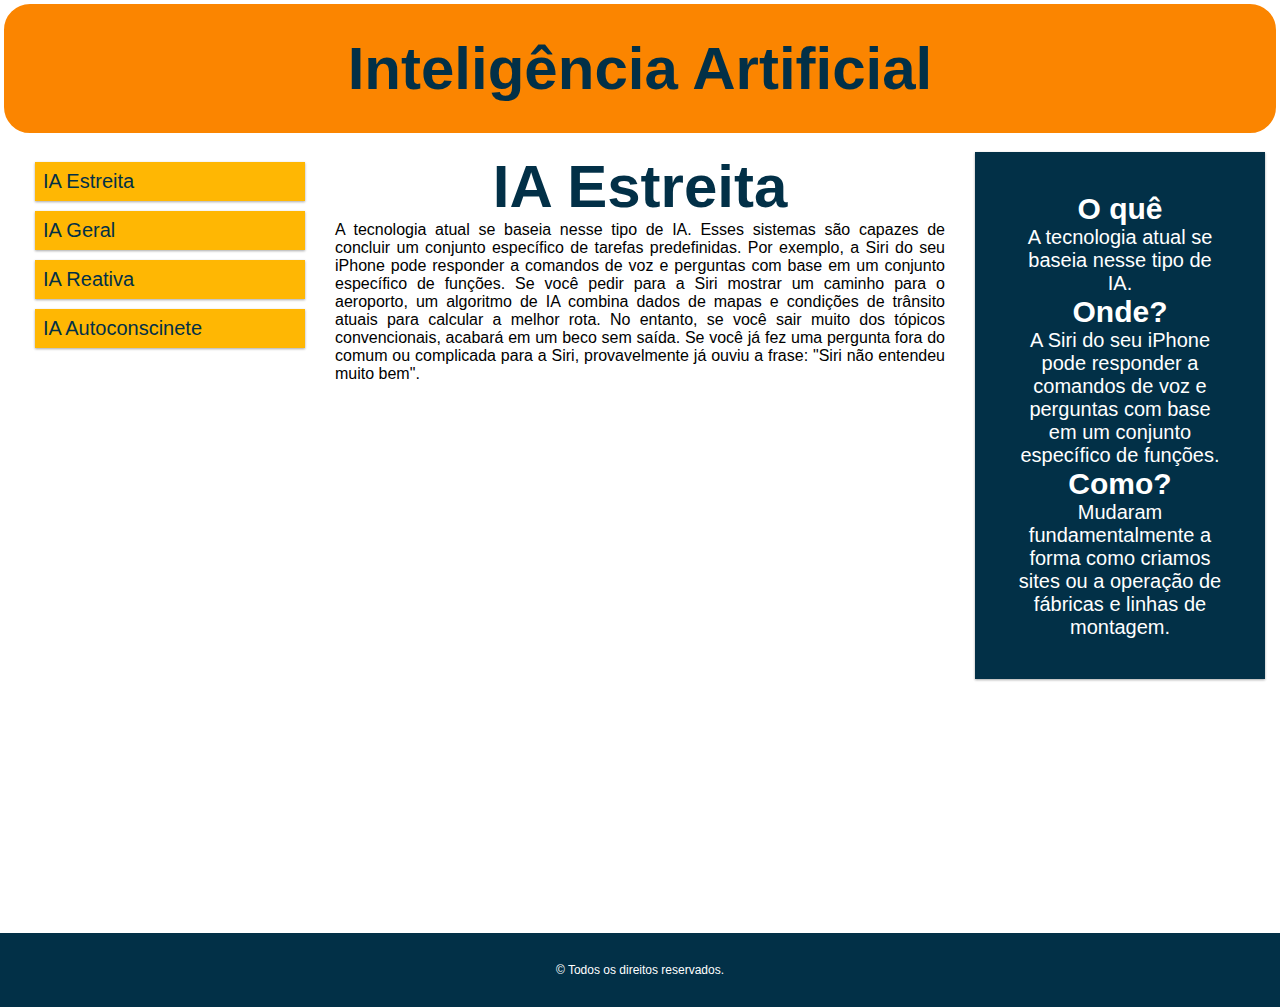
<file: 3layoutIA/index.html>
<!DOCTYPE html>
<html lang="en">

<head>
    <meta charset="UTF-8">
    <meta name="viewport" content="width=device-width, initial-scale=1.0">
    <title>Document</title>
    <link rel="stylesheet" href="css/style.css">
</head>

<body>
    <header>
        <h1>Inteligência Artificial</h1>
    </header>

    <div class="row">
        <div class="col-3 menu">
            <ul>
                <li>IA Estreita</li>
                <li>IA Geral</li>
                <li>IA Reativa</li>
                <li>IA Autoconscinete</li>
            </ul>
        </div>

        <div class="col-6">
            <h1>IA Estreita</h1>
            <p>
                A tecnologia atual se baseia nesse tipo de IA.
                Esses sistemas são capazes de concluir um conjunto
                específico de tarefas predefinidas. Por exemplo, a
                Siri do seu iPhone pode responder a comandos de voz
                e perguntas com base em um conjunto específico de
                funções. Se você pedir para a Siri mostrar um caminho
                para o aeroporto, um algoritmo de IA combina dados de
                mapas e condições de trânsito atuais para calcular a
                melhor rota. No entanto, se você sair muito dos tópicos
                convencionais, acabará em um beco sem saída. Se você já
                fez uma pergunta fora do comum ou complicada para a Siri,
                provavelmente já ouviu a frase: "Siri não entendeu muito bem".
            </p>
        </div>

        <div class="col-3">
            <aside>
                <h2>O quê</h2>
                <p>A tecnologia atual se baseia nesse tipo de IA.</p>
                <h2>Onde?</h2>
                <p>
                    A Siri do seu iPhone pode responder a comandos de
                    voz e perguntas com base em um conjunto específico
                    de funções.
                </p>
                <h2>Como?</h2>
                <p>
                    Mudaram fundamentalmente a forma como criamos sites 
                    ou a operação de fábricas e linhas de montagem.
                </p>
            </aside>
        </div>
    </div>

    <div class="final-row">
        <div class="row">
            <div class="col-12">
            </div>
        </div>
    </div>

    <div class="row">
        <footer>
            <p>&copy; Todos os direitos reservados.</p>
        </footer>
    </div>
</body>

</html>
</file>
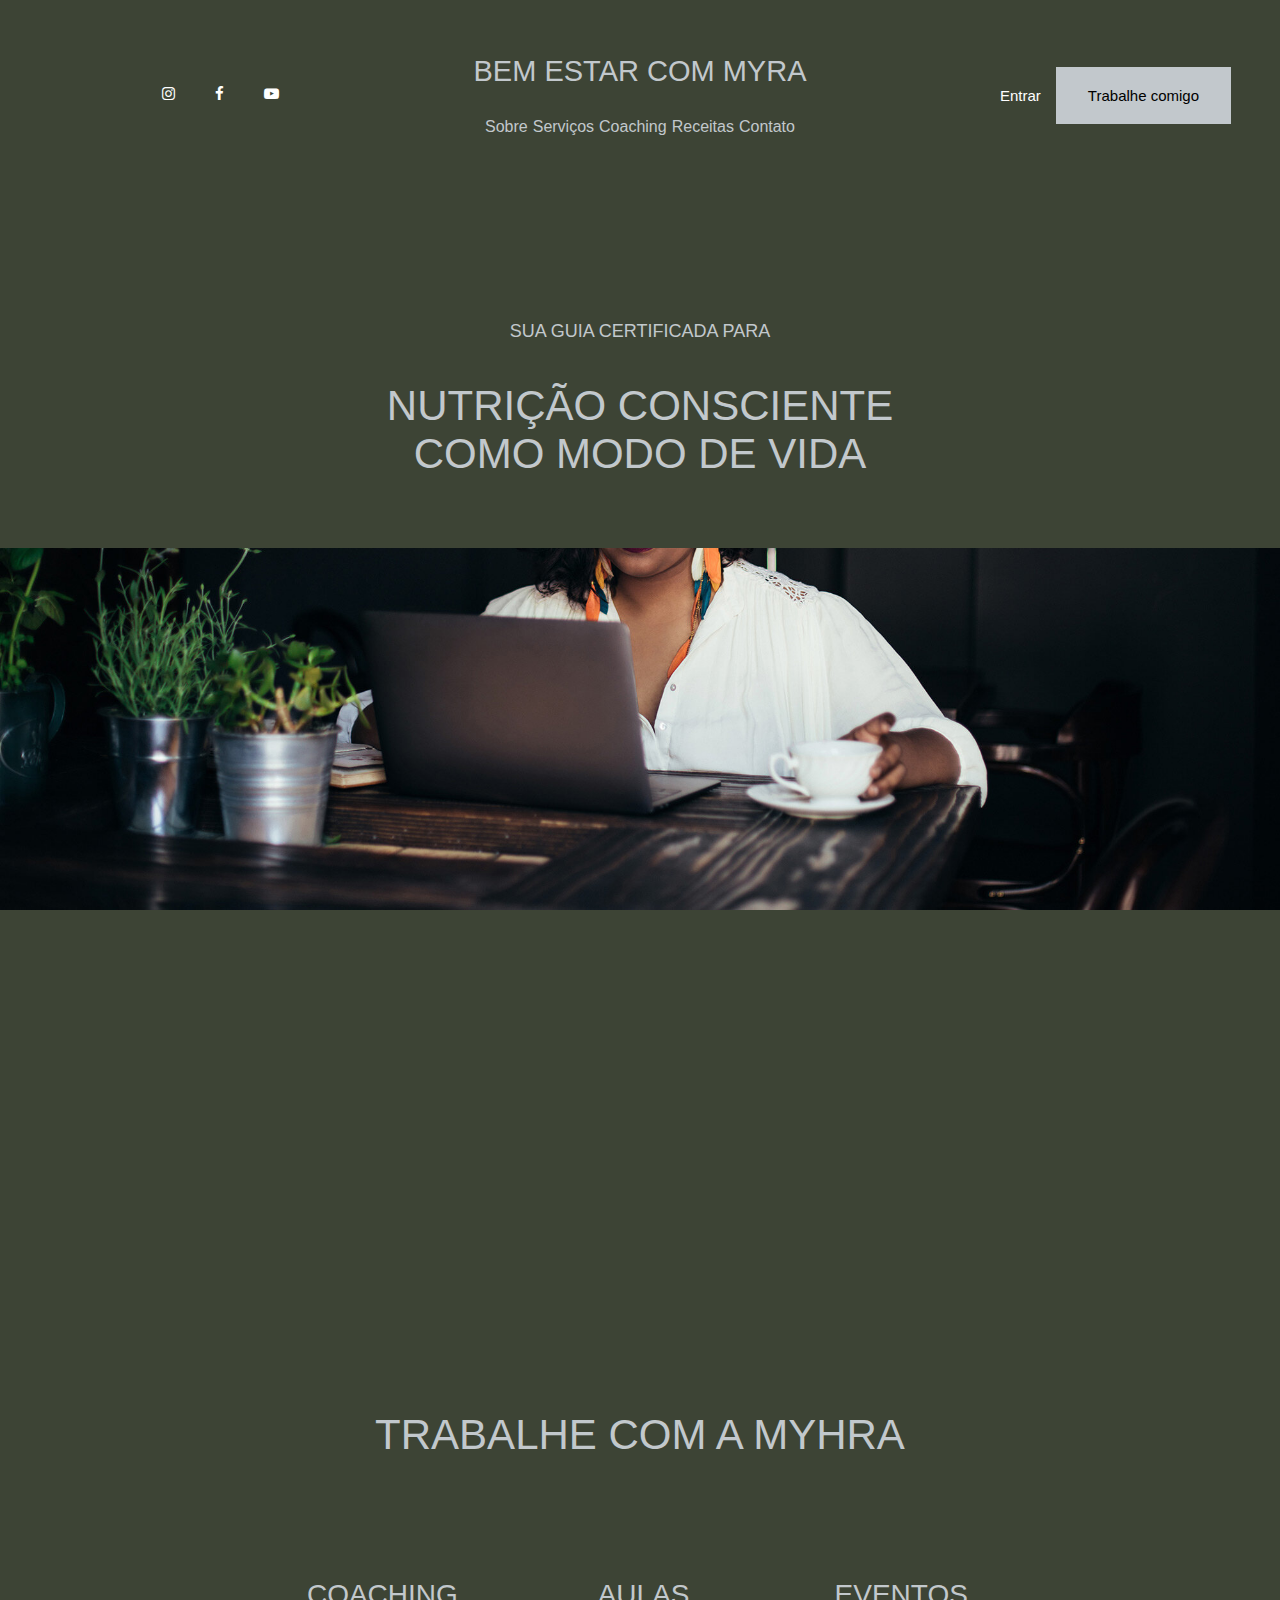
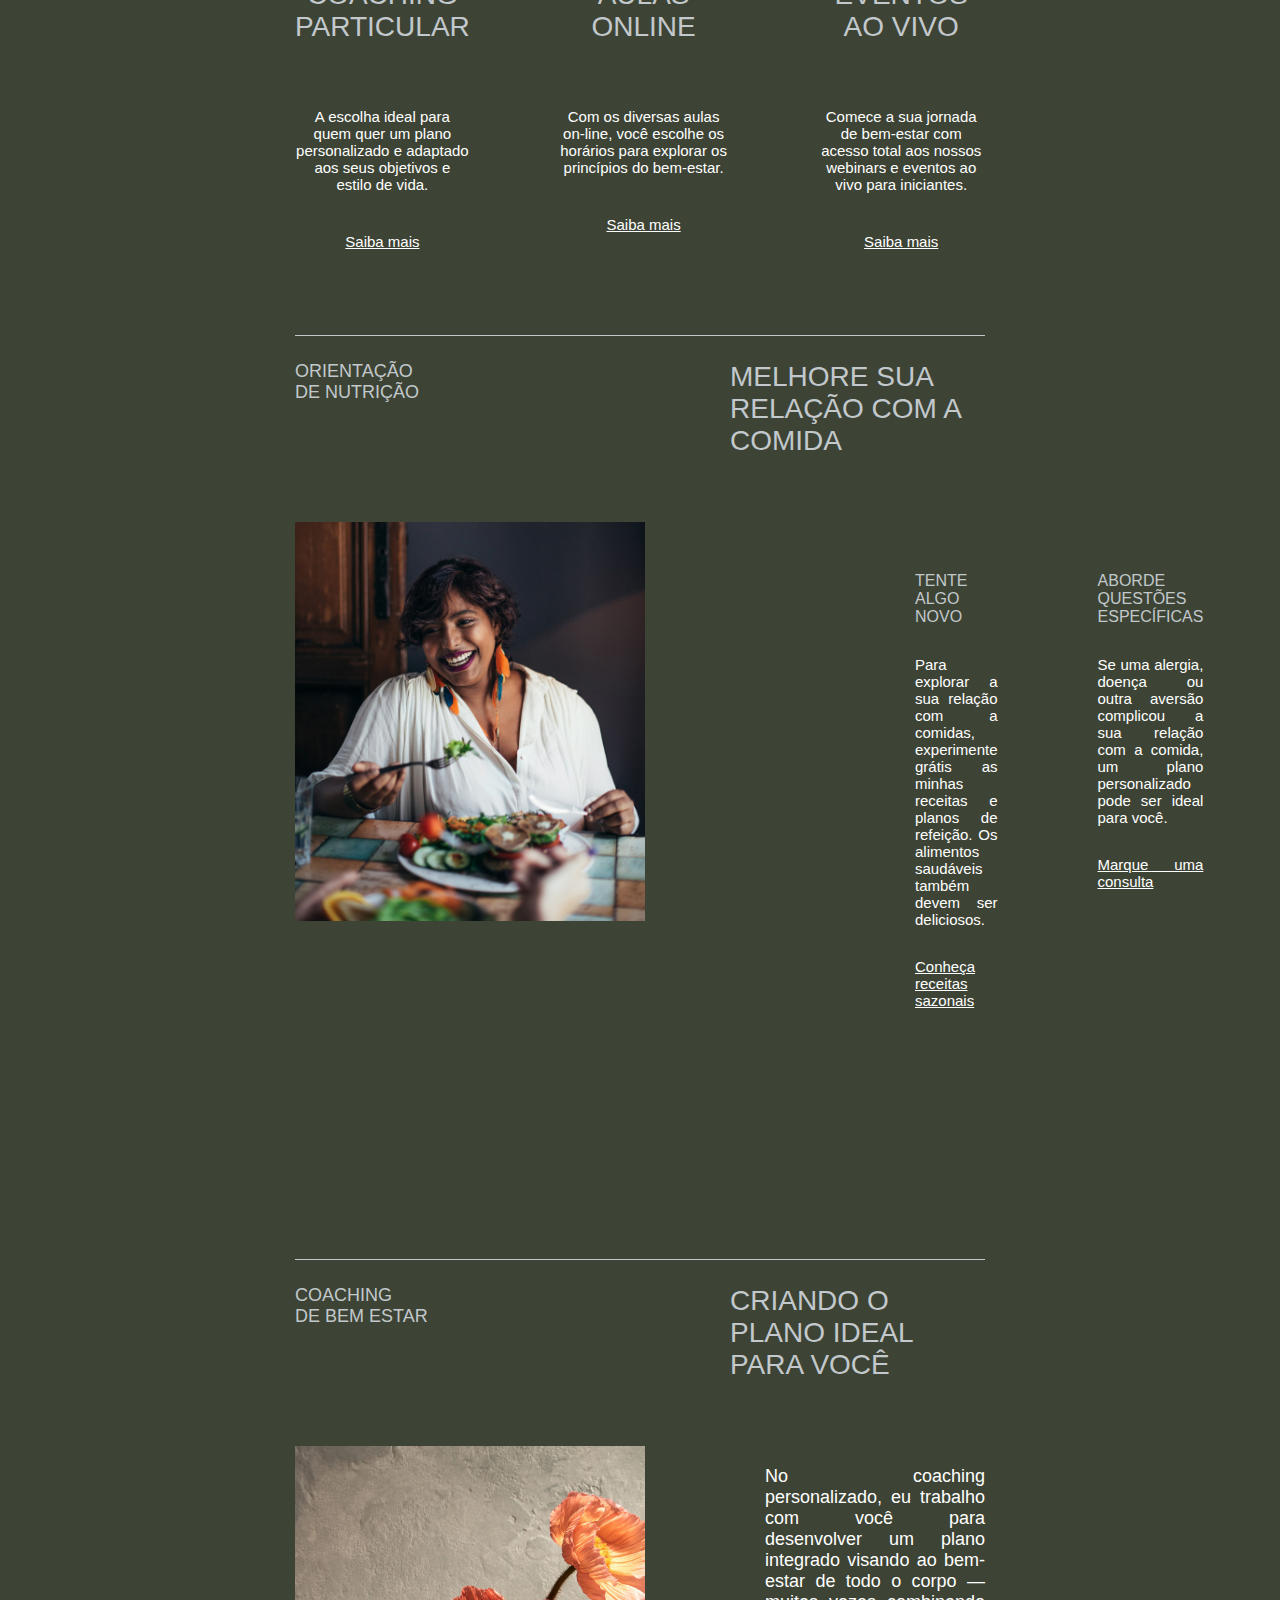
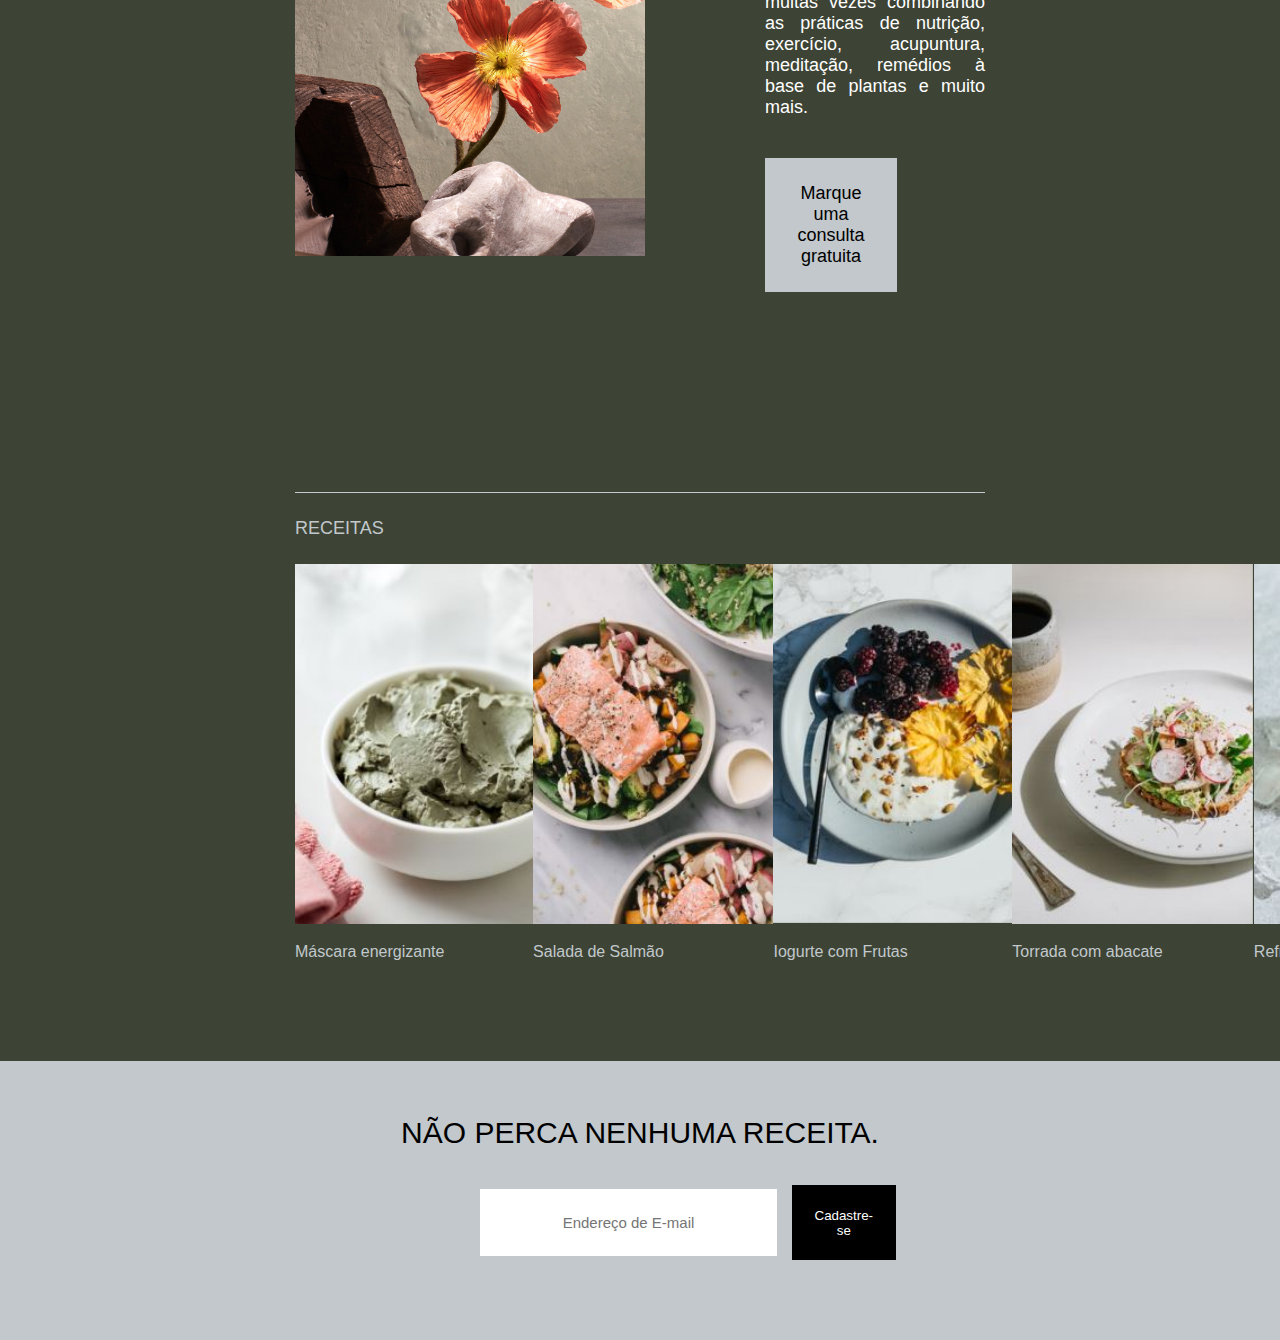
<file: 5layoutMyra/index.html>
<!DOCTYPE html>
<html lang="pt-br">

<head>
    <meta charset="UTF-8">
    <meta name="viewport" content="width=device-width, initial-scale=1.0">
    <title>Layout Myra</title>
    <link rel="stylesheet" href="css/style.css">
    <link rel="stylesheet" href="https://cdnjs.cloudflare.com/ajax/libs/font-awesome/4.7.0/css/font-awesome.min.css">
</head>

<body>
    <header>
        <div class="header-container">
            <div class="container-item" style="padding-top: 75px;">
                <p id="social-media-icons"><i class="fa fa-instagram" aria-hidden="true"></i></p>
                <p id="social-media-icons"><i class="fa fa-facebook" aria-hidden="true"></i></p>
                <p id="social-media-icons"><i class="fa fa-youtube-play" aria-hidden="true"></i></p>
            </div>

            <div class="container-item-2">
                <h1>BEM ESTAR COM MYRA</h1>

                <nav>
                    <a href="#sobre">Sobre</a>
                    <a href="#servicos">Serviços</a>
                    <a href="#coaching">Coaching</a>
                    <a href="#receitas">Receitas</a>
                    <a href="#contato">Contato</a>
                </nav>
            </div>

            <div class="container-item-3">
                <p id="enter">Entrar</p>
                <p id="btn-trabalhe-comigo">Trabalhe comigo</p>
            </div>
        </div>
    </header>

    <main>
        <article class="banner-title">
            <div class="title-1">
                <h3>SUA GUIA CERTIFICADA PARA</h3>
            </div>

            <div class="title-2">
                <h1>NUTRIÇÃO CONSCIENTE</h1>
                <h1>COMO MODO DE VIDA</h1>
            </div>

            <figure class="banner">
                <img src="assets/img/fundo1.jpg" alt="fundo1.png">
            </figure>
        </article>

        <article id="sobre" class="sobre-myra">
            <h1>TRABALHE COM A MYHRA</h1>

            <section class="cards">

                <div class="card">
                    <h2>COACHING PARTICULAR</h2>

                    <p>
                        A escolha ideal para quem quer um plano personalizado e
                        adaptado aos seus objetivos e estilo de vida.
                    </p>

                    <p id="saiba-mais">Saiba mais</p>
                </div>

                <div class="card">
                    <h2>AULAS ONLINE</h2>

                    <p>
                        Com os diversas aulas on-line, você escolhe os horários
                        para explorar os princípios do bem-estar.
                    </p>

                    <p id="saiba-mais">Saiba mais</p>
                </div>


                <div class="card">
                    <h2>EVENTOS AO VIVO</h2>

                    <p>
                        Comece a sua jornada de bem-estar com acesso total aos
                        nossos webinars e eventos ao vivo para iniciantes.
                    </p>

                    <p id="saiba-mais">Saiba mais</p>
                </div>
        </article>

        <article id="servicos" class="servicos-oferecidos">
            <div class="card2">
                <div class="container-servicos-titulo">
                    <h3>ORIENTAÇÃO <br>DE NUTRIÇÃO</h3>
                    <h2>MELHORE SUA RELAÇÃO COM A COMIDA</h2>
                </div>

                <div class="grid-servicos">
                    <figure class="img-content" style="margin-right: 220px;">
                        <img src="assets/img/image-asset.jpeg" alt="image-asset.jpeg">
                    </figure>

                    <div class="servicos-text">
                        <h4>TENTE ALGO NOVO</h4>
                        <p>
                            Para explorar a sua relação com a comidas,
                            experimente grátis as minhas receitas e planos
                            de refeição. Os alimentos saudáveis também
                            devem ser deliciosos.
                        </p>


                        <p id="saiba-mais">Conheça receitas sazonais</p>
                    </div>

                    <div class="servicos-text">
                        <h4>ABORDE QUESTÕES ESPECÍFICAS</h4>

                        <p>
                            Se uma alergia, doença ou outra aversão
                            complicou a sua relação com a comida,
                            um plano personalizado pode ser ideal
                            para você.
                        </p>

                        <p id="saiba-mais">Marque uma consulta</p>
                    </div>

                </div>

            </div>

            <div class="card2">
                <div id="coaching" class="container-servicos-titulo">
                    <h3>COACHING <br>DE BEM ESTAR</h3>
                    <h2>CRIANDO O PLANO IDEAL PARA VOCÊ</h2>
                </div>

                <div class="grid-servicos-2">
                    <figure class="img-content">
                        <img src="assets/img/image-asset2.jpeg" alt="image-asset-2.jpeg">
                    </figure>

                    <div class="grid-row">
                        <p>
                            No coaching personalizado, eu trabalho com você para desenvolver um
                            plano integrado visando ao bem-estar de todo o corpo — muitas vezes
                            combinando as práticas de nutrição, exercício, acupuntura, meditação,
                            remédios à base de plantas e muito mais.
                        </p>
                            <button id="btn-marcar-consulta">
                                Marque uma consulta gratuita</button>
                    </div>
                </div>

            </div>

            <div class="card2">
                <div id="receitas" class="container-servicos-titulo">
                    <h3>RECEITAS</h3>
                </div>

                <figure class="img-grid">
                    <div class="img-grid-content">
                        <img src="assets/img/prato1.JPG" alt="prato1.jpeg">
                        <h4>Máscara energizante</h4>
                    </div>

                    <div class="img-grid-content">
                        <img src="assets/img/prato2.JPG" alt="prato2.jpeg">
                        <h4>Salada de Salmão</h4>
                    </div>

                    <div class="img-grid-content">
                        <img src="assets/img/prato3.JPG" alt="prato3.jpeg">
                        <h4>Iogurte com Frutas</h4>
                    </div>


                    <div class="img-grid-content">
                        <img src="assets/img/prato4.JPG" alt="prato4.jpeg">
                        <h4>Torrada com abacate</h4>
                    </div>

                    <div class="img-grid-content">
                        <img src="assets/img/prato5.JPG" alt="prato4.jpeg">
                        <h4>Refrigerante de Gengibre</h4>
                    </div>
                </figure>
            </div>
        </article>
    </main>

    <footer>
        <h2>NÃO PERCA NENHUMA RECEITA.</h1>
            
        <form>
            <input type="email" name="email" placeholder="Endereço de E-mail">
            <button id="btn-cadastro">Cadastre-se</button>
        </form>
    </footer>
</body>

</html>
</file>
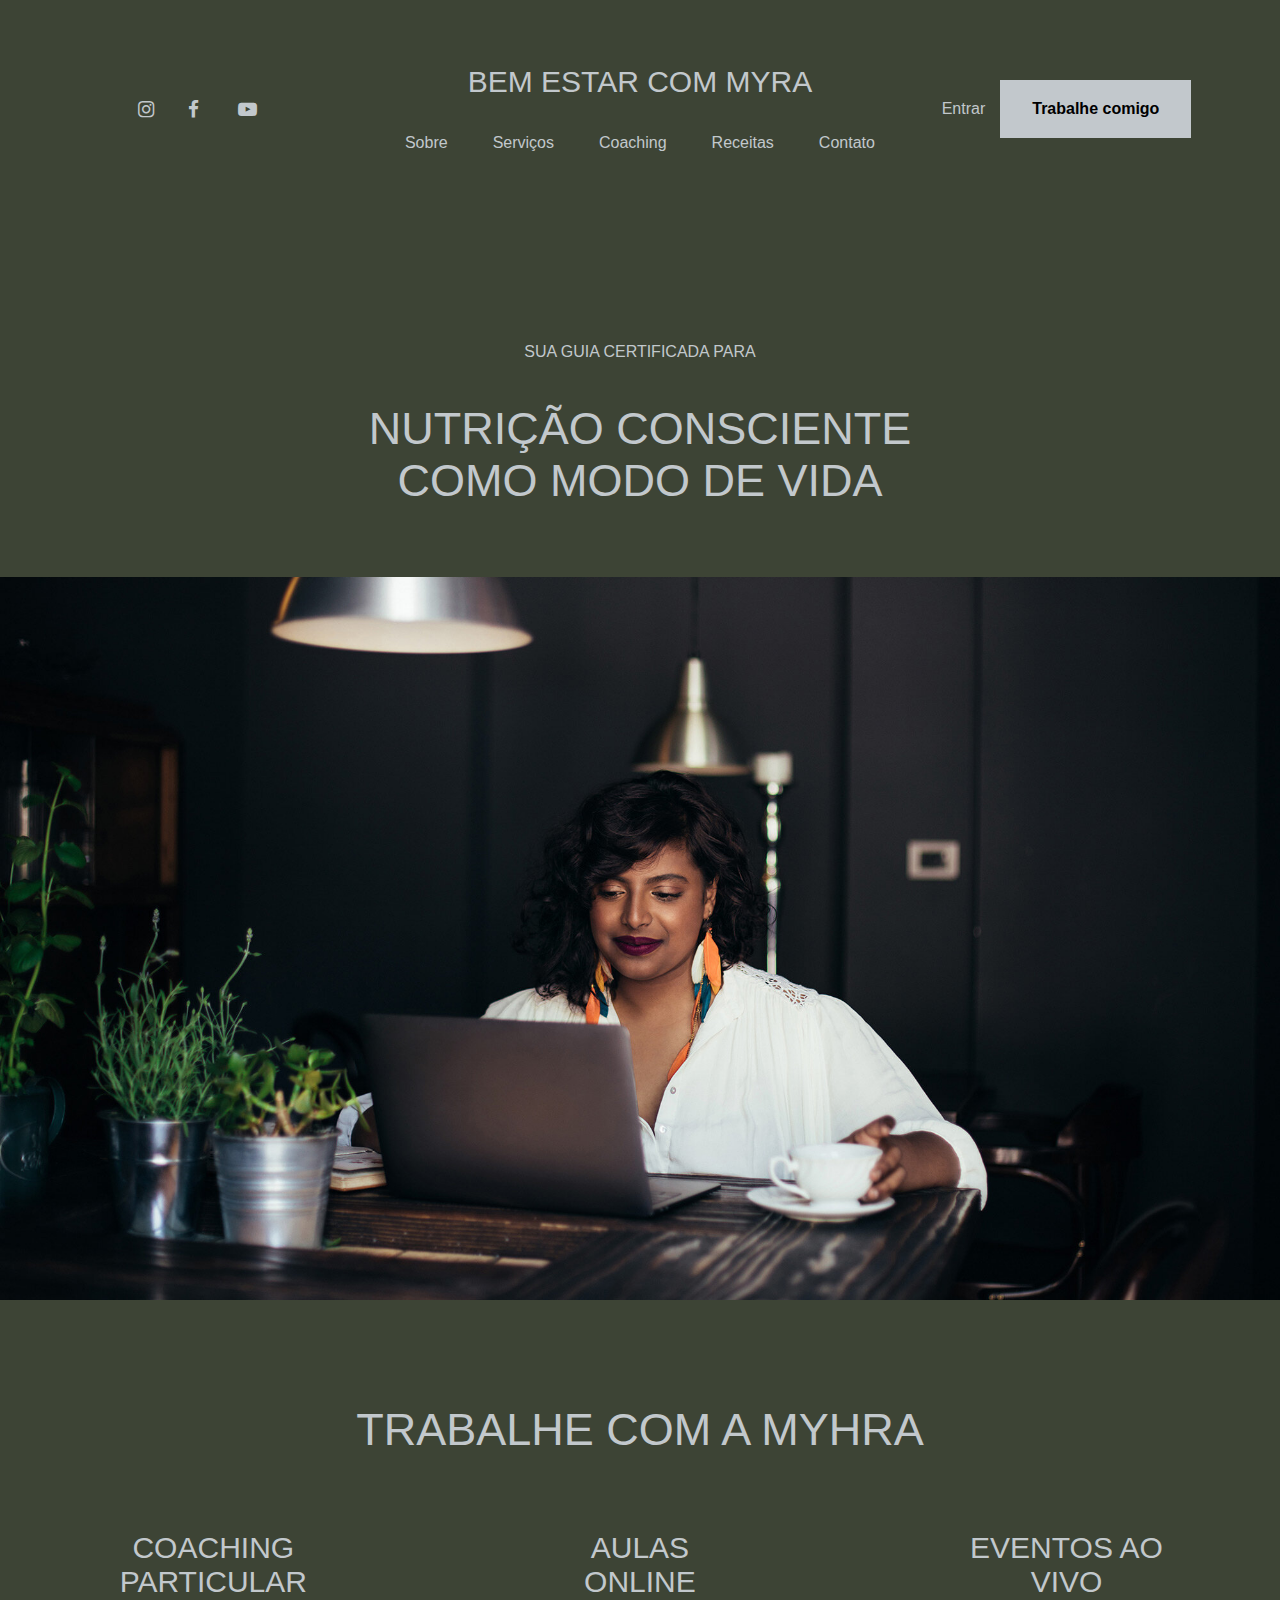
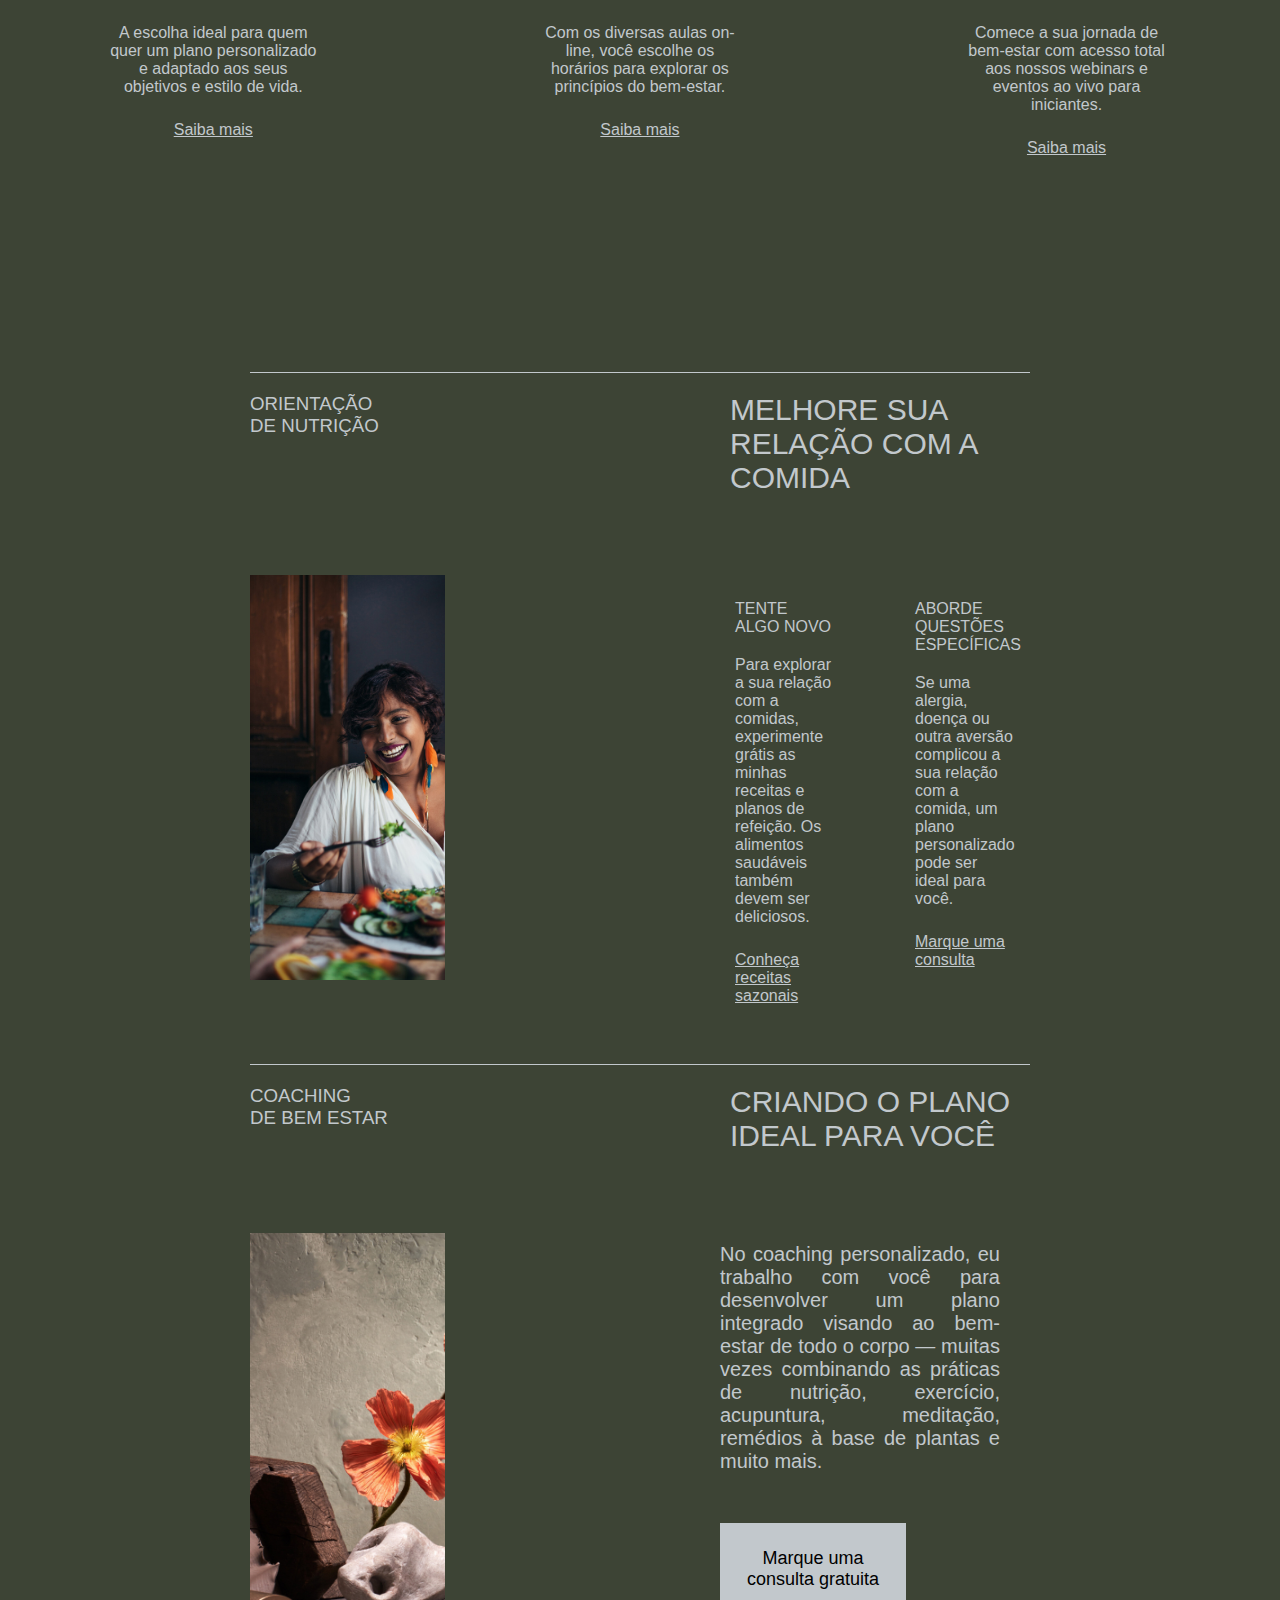
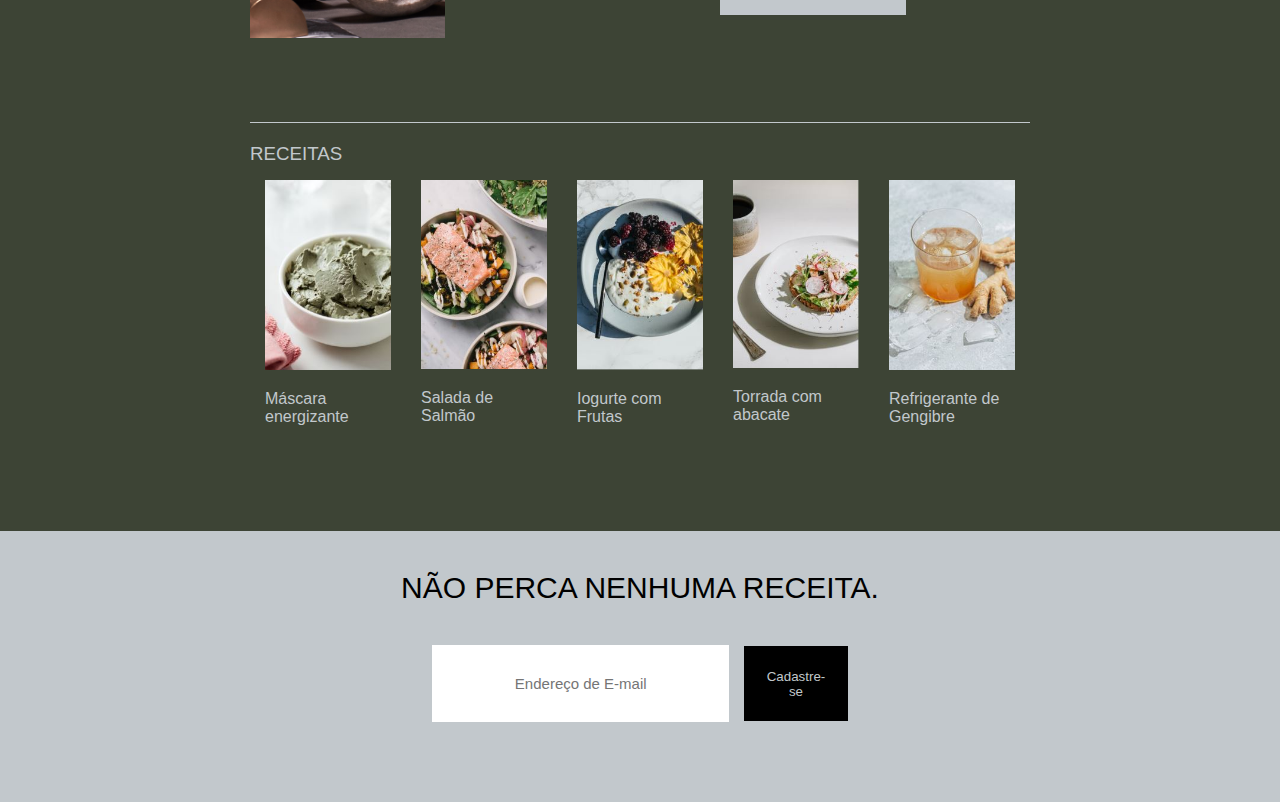
<file: 5layoutMyra_form/index.html>
<!DOCTYPE html>
<html lang="pt-br">

<head>
    <meta charset="UTF-8">
    <meta name="viewport" content="width=device-width, initial-scale=1.0">
    <title>Layout Myra</title>
    <link rel="stylesheet" href="css/style.css">
    <link rel="stylesheet" href="https://cdnjs.cloudflare.com/ajax/libs/font-awesome/4.7.0/css/font-awesome.min.css">
</head>

<body>
    <header class="row">
        <div id="header-content-1" class="col-4 col-s-4 header-content">
            <p id="social-media-icons"><i class="fa fa-instagram" aria-hidden="true"></i></p>
            <p id="social-media-icons"><i class="fa fa-facebook" aria-hidden="true"></i></p>
            <p id="social-media-icons"><i class="fa fa-youtube-play" aria-hidden="true"></i></p>
        </div>

        <div id="header-content-2" class="col-4 col-s-4 header-content">
            <div class="row">
                <h1>BEM ESTAR COM MYRA</h1>

                <nav>
                    <a href="#sobre">Sobre</a>
                    <a href="#servicos">Serviços</a>
                    <a href="#coaching">Coaching</a>
                    <a href="#receitas">Receitas</a>
                    <a href="index2.html#contato">Contato</a>
                </nav>
            </div>
        </div>

        <div id="header-content-3" class="col-4 col-s-4 header-content">
            <p id="enter">Entrar</p>
            <p id="btn-trabalhe-comigo">Trabalhe comigo</p>
        </div>
    </header>

    <main class="row">
        <article id="title" class="row">
            <h4>SUA GUIA CERTIFICADA PARA</h4>

            <h1>
                NUTRIÇÃO CONSCIENTE
                <br>
                COMO MODO DE VIDA
            </h1>
        </article>

        <figure id="banner" class="row">
            <img src="assets/img/fundo1.jpg" alt="fundo1.png">
        </figure>

        <article id="work-to-myra" class="row">
            <h1>TRABALHE COM A MYHRA</h1>

            <section id="work-to-myra-content" class="col-4 col-s-4">
                <h2>COACHING PARTICULAR</h2>

                <p>
                    A escolha ideal para quem quer um plano personalizado e
                    adaptado aos seus objetivos e estilo de vida.
                </p>

                <p id="saiba-mais">Saiba mais</p>
            </section>

            <section id="work-to-myra-content" class="col-4 col-s-4">
                <h2>AULAS ONLINE</h2>

                <p>
                    Com os diversas aulas on-line, você escolhe os horários
                    para explorar os princípios do bem-estar.
                </p>

                <p id="saiba-mais">Saiba mais</p>
            </section>

            <section id="work-to-myra-content" class="col-4 col-s-4">
                <h2>EVENTOS AO VIVO</h2>

                <p>
                    Comece a sua jornada de bem-estar com acesso total aos
                    nossos webinars e eventos ao vivo para iniciantes.
                </p>

                <p id="saiba-mais">Saiba mais</p>
            </section>
        </article>

        <article id="about-me" class="row">
            <section id="about-me-content" class="row">
                <div id="about-me-content-titles" class="row">
                    <div id="about-me-content-title" class="col-6 col-s-6">
                        <h3>
                            ORIENTAÇÃO
                            <br>
                            DE NUTRIÇÃO
                        </h3>
                    </div>

                    <div id="about-me-content-title" class="col-6 col-s-6">
                        <h2>MELHORE SUA RELAÇÃO COM A COMIDA</h2>
                    </div>
                </div>

                <div id="about-me-content-img" class="col-6 col-s-6">
                    <figure>
                        <img src="assets/img/image-asset.jpeg" alt="image-asset.jpeg">
                    </figure>
                </div>

                <div class="col-6 col-s-6">
                    <div class="row">
                        <div id="about-me-content-text" class="col-6 col-s-6">
                            <h4>TENTE ALGO NOVO</h4>
                            <p>
                                Para explorar a sua relação com a comidas,
                                experimente grátis as minhas receitas e planos
                                de refeição. Os alimentos saudáveis também
                                devem ser deliciosos.
                            </p>


                            <p id="saiba-mais">Conheça receitas sazonais</p>
                        </div>

                        <div id="about-me-content-text" class="col-6 col-s-6">
                            <h4>ABORDE QUESTÕES ESPECÍFICAS</h4>

                            <p>
                                Se uma alergia, doença ou outra aversão
                                complicou a sua relação com a comida,
                                um plano personalizado pode ser ideal
                                para você.
                            </p>

                            <p id="saiba-mais">Marque uma consulta</p>
                        </div>
                    </div>
                </div>
            </section>

            <section id="about-me-content" class="row">
                <div id="about-me-content-titles" class="row">
                    <div id="about-me-content-title" class="col-6 col-s-6">
                        <h3>
                            COACHING
                            <br>
                            DE BEM ESTAR
                        </h3>
                    </div>

                    <div id="about-me-content-title" class="col-6 col-s-6">
                        <h2>CRIANDO O PLANO IDEAL PARA VOCÊ</h2>
                    </div>
                </div>

                <div id="about-me-content-img" class="col-6 col-s-6">
                    <figure>
                        <img src="assets/img/image-asset2.jpeg" alt="image-asset.jpeg">
                    </figure>
                </div>

                <div id="about-me-content-text" class="col-6 col-s-6">
                    <p class="about-me-text-2">
                        No coaching personalizado, eu trabalho com você para desenvolver um
                        plano integrado visando ao bem-estar de todo o corpo — muitas vezes
                        combinando as práticas de nutrição, exercício, acupuntura, meditação,
                        remédios à base de plantas e muito mais.
                    </p>

                    <button id="btn-marcar-consulta">
                        Marque uma consulta gratuita
                    </button>
                </div>
            </section>

            <section id="about-me-content" class="row">
                <div id="about-me-content-titles" class="row">
                    <div id="about-me-content-title" class="col-12 col-s-12">
                        <h3>RECEITAS</h3>
                    </div>
                </div>

                <div id="about-me-content-grid" class="row">
                    <div class="col-2-5 col-s-2-5">
                        <img id="about-me-content-grid-img" src="assets/img/prato1.JPG" alt="prato1.jpeg">
                        <h4>Máscara energizante</h4>
                    </div>

                    <div class="col-2-5 col-s-2-5">
                        <img id="about-me-content-grid-img" src="assets/img/prato2.JPG" alt="prato2.jpeg">
                        <h4>Salada de Salmão</h4>
                    </div>

                    <div class="col-2-5 col-s-2-5">
                        <img id="about-me-content-grid-img" src="assets/img/prato3.JPG" alt="prato3.jpeg">
                        <h4>Iogurte com Frutas</h4>
                    </div>

                    <div class="col-2-5 col-s-2-5">
                        <img id="about-me-content-grid-img" src="assets/img/prato4.JPG" alt="prato4.jpeg">
                        <h4>Torrada com abacate</h4>
                    </div>

                    <div class="col-2-5 col-s-2-5">
                        <img id="about-me-content-grid-img" src="assets/img/prato5.JPG" alt="prato5.jpeg">
                        <h4>Refrigerante de Gengibre</h4>
                    </div>
                </div>
            </section>
        </article>
    </main>

    <footer>
        <div id="footer-title" class="row">
            <h2>NÃO PERCA NENHUMA RECEITA.</h1>
        </div>
        <div id="footer-form" class="row">
            <form>
                <input type="email" name="email" placeholder="Endereço de E-mail">
                <button id="btn-cadastro">Cadastre-se</button>
            </form>
        </div>
    </footer>
</body>

</html>
</file>
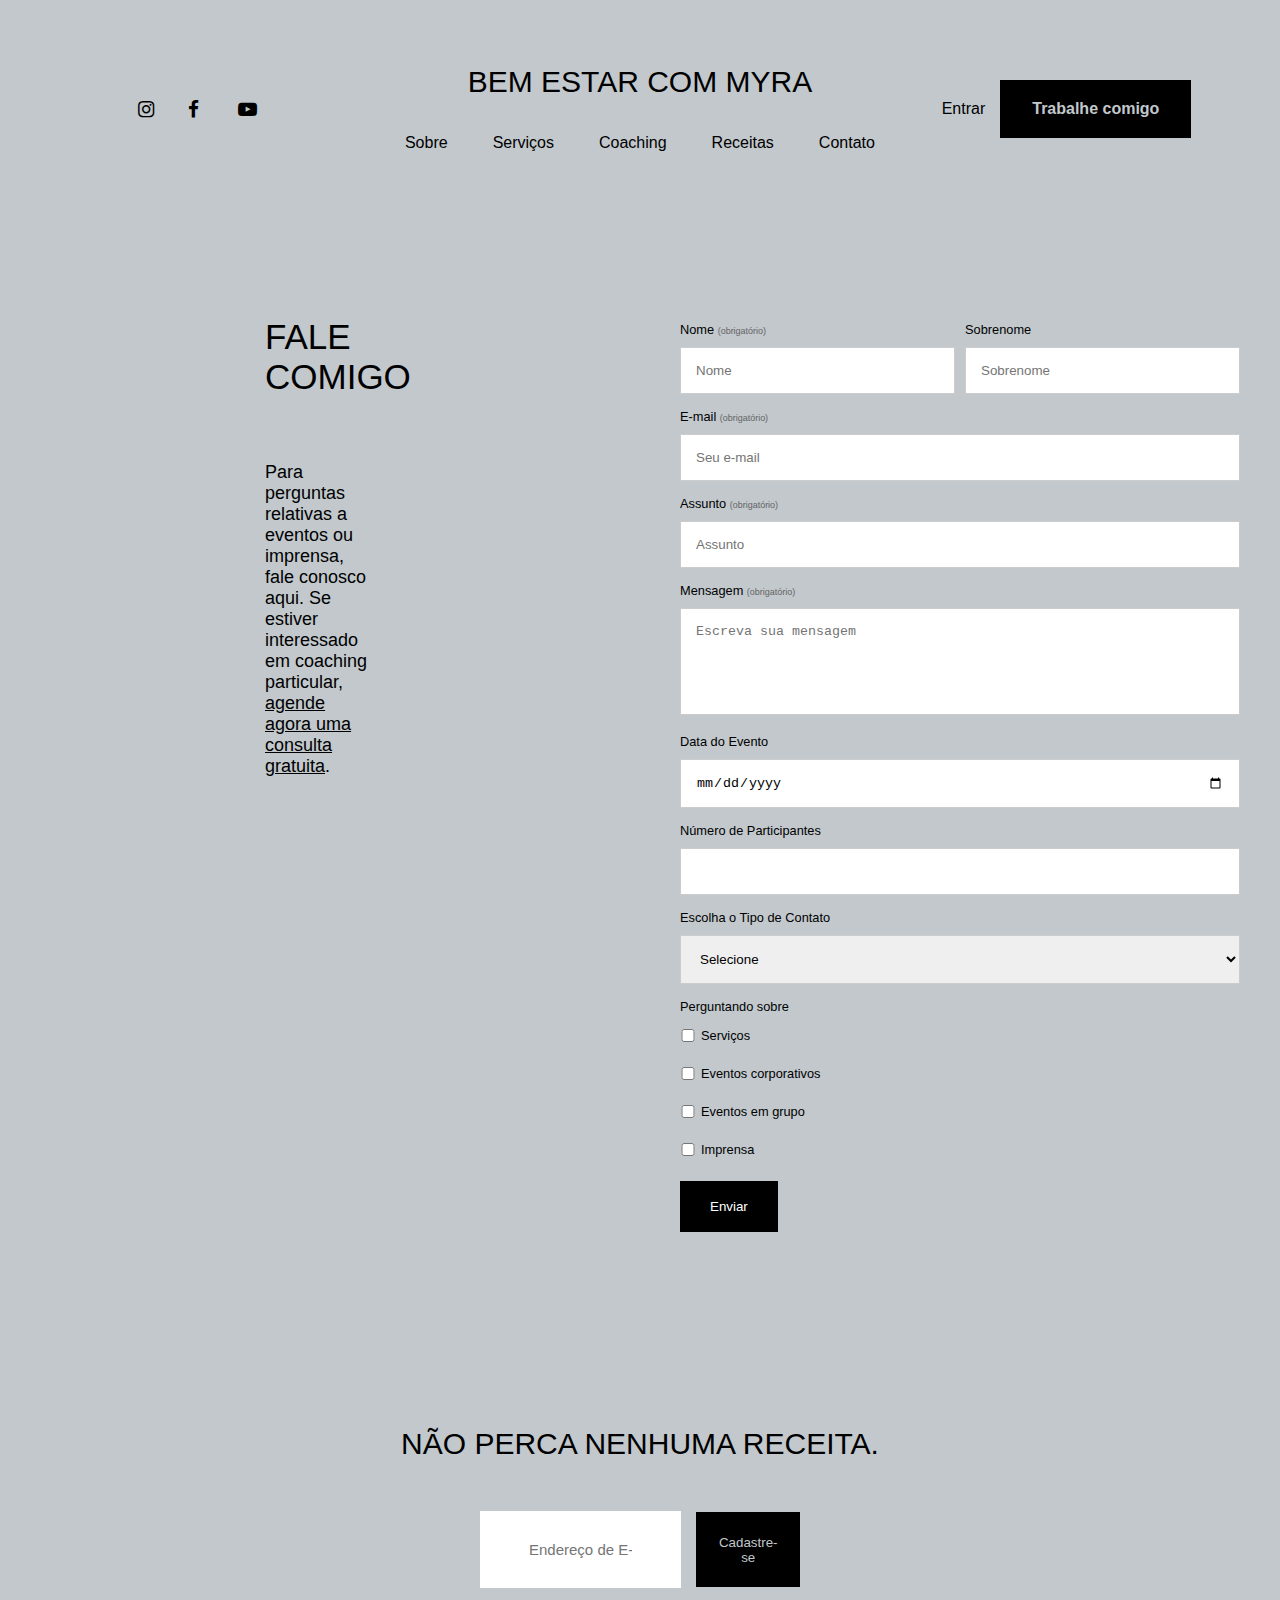
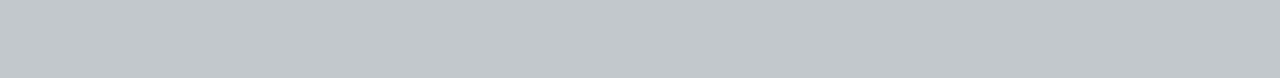
<file: 5layoutMyra_form/index2.html>
<!DOCTYPE html>
<html lang="pt-br">

<head>
    <meta charset="UTF-8">
    <meta name="viewport" content="width=device-width, initial-scale=1.0">
    <title>Layout Myra</title>
    <link rel="stylesheet" href="css/style2.css">
    <link rel="stylesheet" href="https://cdnjs.cloudflare.com/ajax/libs/font-awesome/4.7.0/css/font-awesome.min.css">
    <!-- Importação do jQuery -->
    <script src="https://code.jquery.com/jquery-3.6.0.min.js"></script>
</head>


<body>
    <header class="row">
        <div id="header-content-1" class="col-4 col-s-4 header-content">
            <p id="social-media-icons"><i class="fa fa-instagram" aria-hidden="true"></i></p>
            <p id="social-media-icons"><i class="fa fa-facebook" aria-hidden="true"></i></p>
            <p id="social-media-icons"><i class="fa fa-youtube-play" aria-hidden="true"></i></p>
        </div>

        <div id="header-content-2" class="col-4 col-s-4 header-content">
            <div class="row">
                <h1>BEM ESTAR COM MYRA</h1>

                <nav>
                    <a href="index.html#sobre">Sobre</a>
                    <a href="#servicos">Serviços</a>
                    <a href="#coaching">Coaching</a>
                    <a href="#receitas">Receitas</a>
                    <a href="#contato">Contato</a>
                </nav>
            </div>
        </div>

        <div id="header-content-3" class="col-4 col-s-4 header-content">
            <p id="enter">Entrar</p>
            <p id="btn-trabalhe-comigo">Trabalhe comigo</p>
        </div>
    </header>

    <main class="row">
        <article class="col-6 col-s-6">
            <section id="talk-to-me-container">
                <div id="talk-to-me-content-title">
                    <h1>FALE COMIGO</h1>
                </div>

                <div id="talk-to-me-content-text">
                    <p>
                        Para perguntas relativas a eventos ou imprensa,
                        fale conosco aqui. Se estiver interessado em
                        coaching particular, <u>agende agora uma consulta gratuita</u>.
                    </p>
                </div>
            </section>
        </article>

        <article class="col-6 col-s-6">
            <div class="form-container">
                <!-- Campo Nome e Sobrenome -->
                <div class="form-row">
                    <div class="input-container">
                        <label for="nome">Nome <span>(obrigatório)</span></label>
                        <input type="text" id="nome" placeholder="Nome">
                    </div>
                    <div class="input-container">
                        <label for="sobrenome">Sobrenome</label>
                        <input type="text" id="sobrenome" placeholder="Sobrenome">
                    </div>
                </div>

                <!-- Campo E-mail -->
                <label>E-mail <span>(obrigatório)</span></label>
                <input type="email" id="email" placeholder="Seu e-mail">

                <!-- Campo Assunto -->
                <label>Assunto <span>(obrigatório)</span></label>
                <input type="text" id="assunto" placeholder="Assunto">

                <!-- Campo Mensagem -->
                <label>Mensagem <span>(obrigatório)</span></label>
                <textarea id="mensagem" rows="5" placeholder="Escreva sua mensagem"></textarea>

                <!-- Data e Número -->
                <label>Data do Evento</label>
                <input type="date" id="dataEvento">
                <label>Número de Participantes</label>
                <input type="number" id="participantes" min="1">

                <!-- Campo Select -->
                <label>Escolha o Tipo de Contato</label>
                <select>
                    <option value="">Selecione</option>
                    <option value="Serviços">Serviços</option>
                    <option value="Eventos Corporativos">Eventos Corporativos</option>
                    <option value="Eventos em Grupo">Eventos em Grupo</option>
                    <option value="Imprensa">Imprensa</option>
                </select>

                <!-- Checkboxes -->
                <label>Perguntando sobre</label>
                <div class="checkbox-container">
                    <label>
                        <input type="checkbox" name="pergunta" value="servicos">
                        Serviços
                    </label>
                    <label>
                        <input type="checkbox" name="pergunta" value="corporativos">
                        Eventos corporativos
                    </label>
                    <label>
                        <input type="checkbox" name="pergunta" value="grupo">
                        Eventos em grupo
                    </label>
                    <label>
                        <input type="checkbox" name="pergunta" value="imprensa">
                        Imprensa
                    </label>
                </div>


                <!-- Botão de Envio -->
                <button type="submit" id="enviarBtn">Enviar</button>
        </article>
    </main>

    <footer>
        <div id="footer-title" class="row">
            <h2>NÃO PERCA NENHUMA RECEITA.</h1>
        </div>
        <div id="footer-form">
            <form>
                    <input type="email" name="email" placeholder="Endereço de E-mail">

                    <button id="btn-cadastro">Cadastre-se</button>
            </form>
        </div>
    </footer>

    <!-- Script JS -->
    <script src="js/script.js"></script>
</body>

</html>
</file>
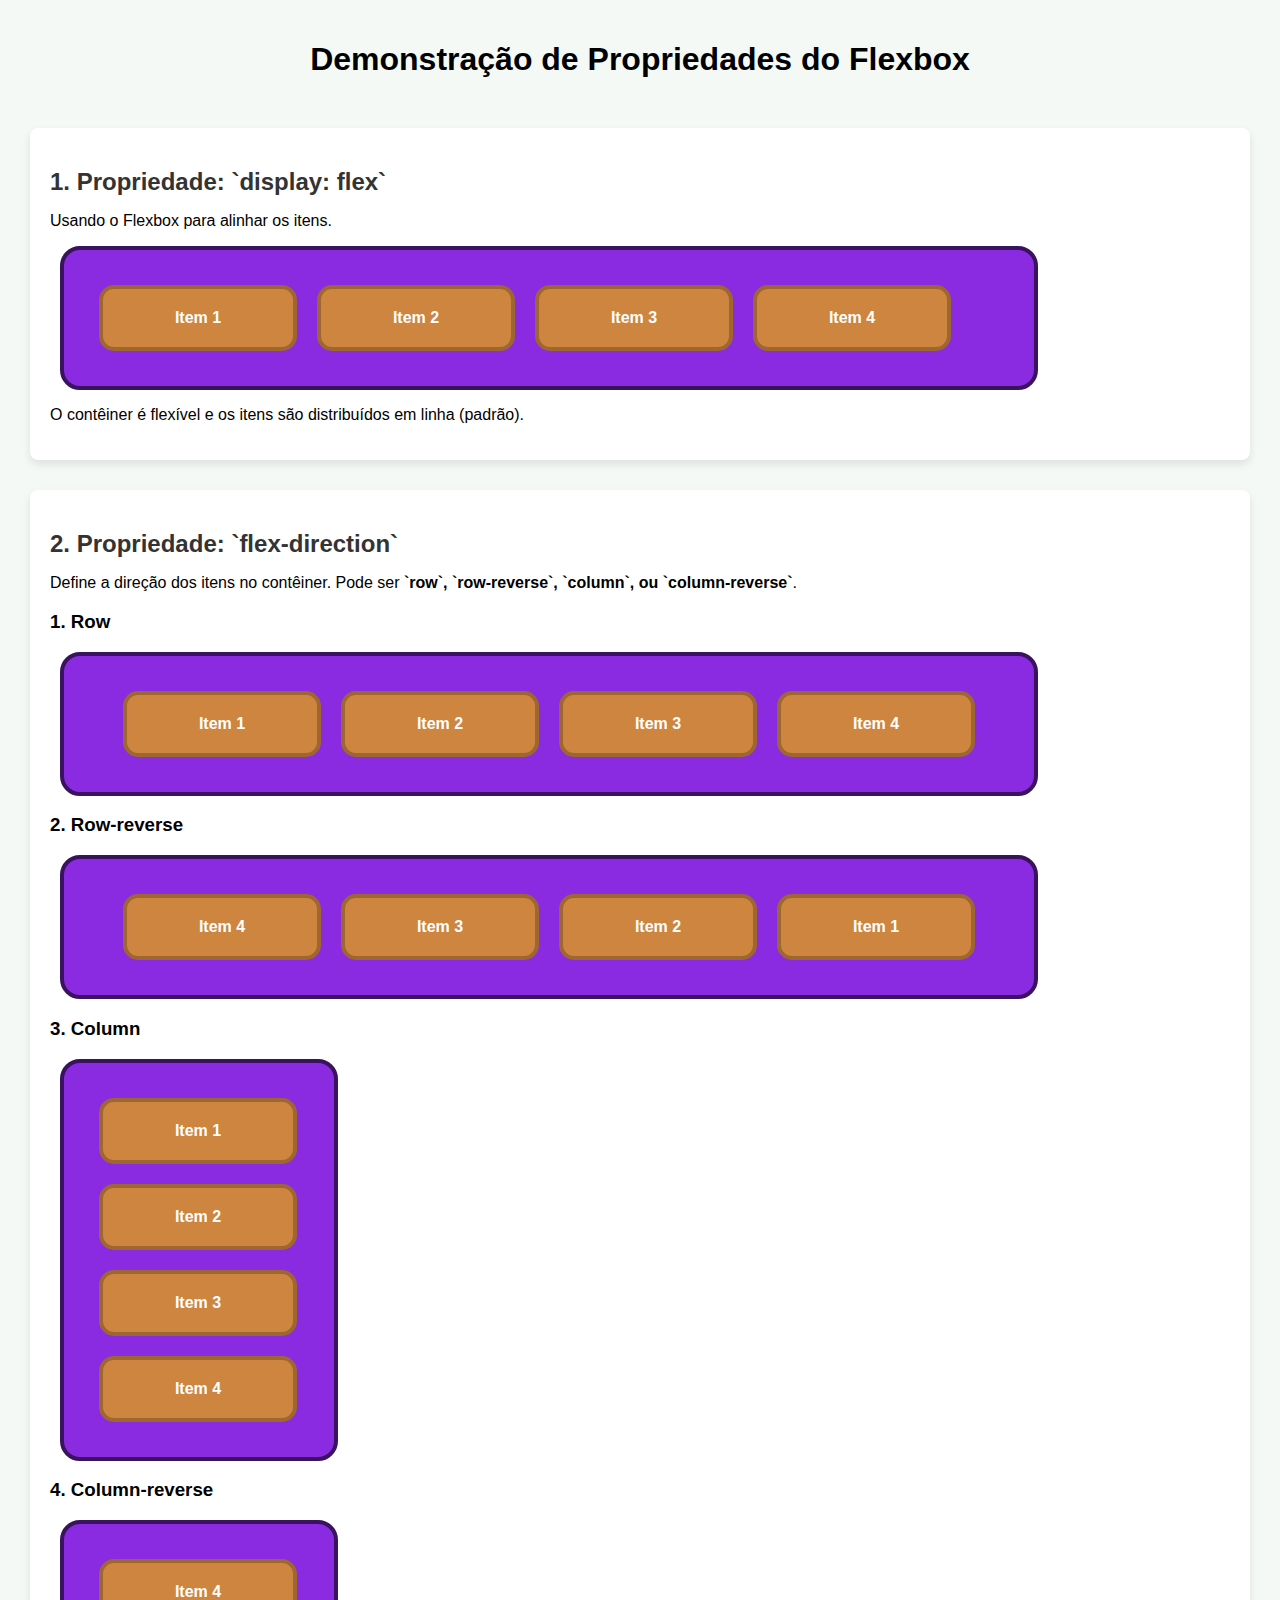
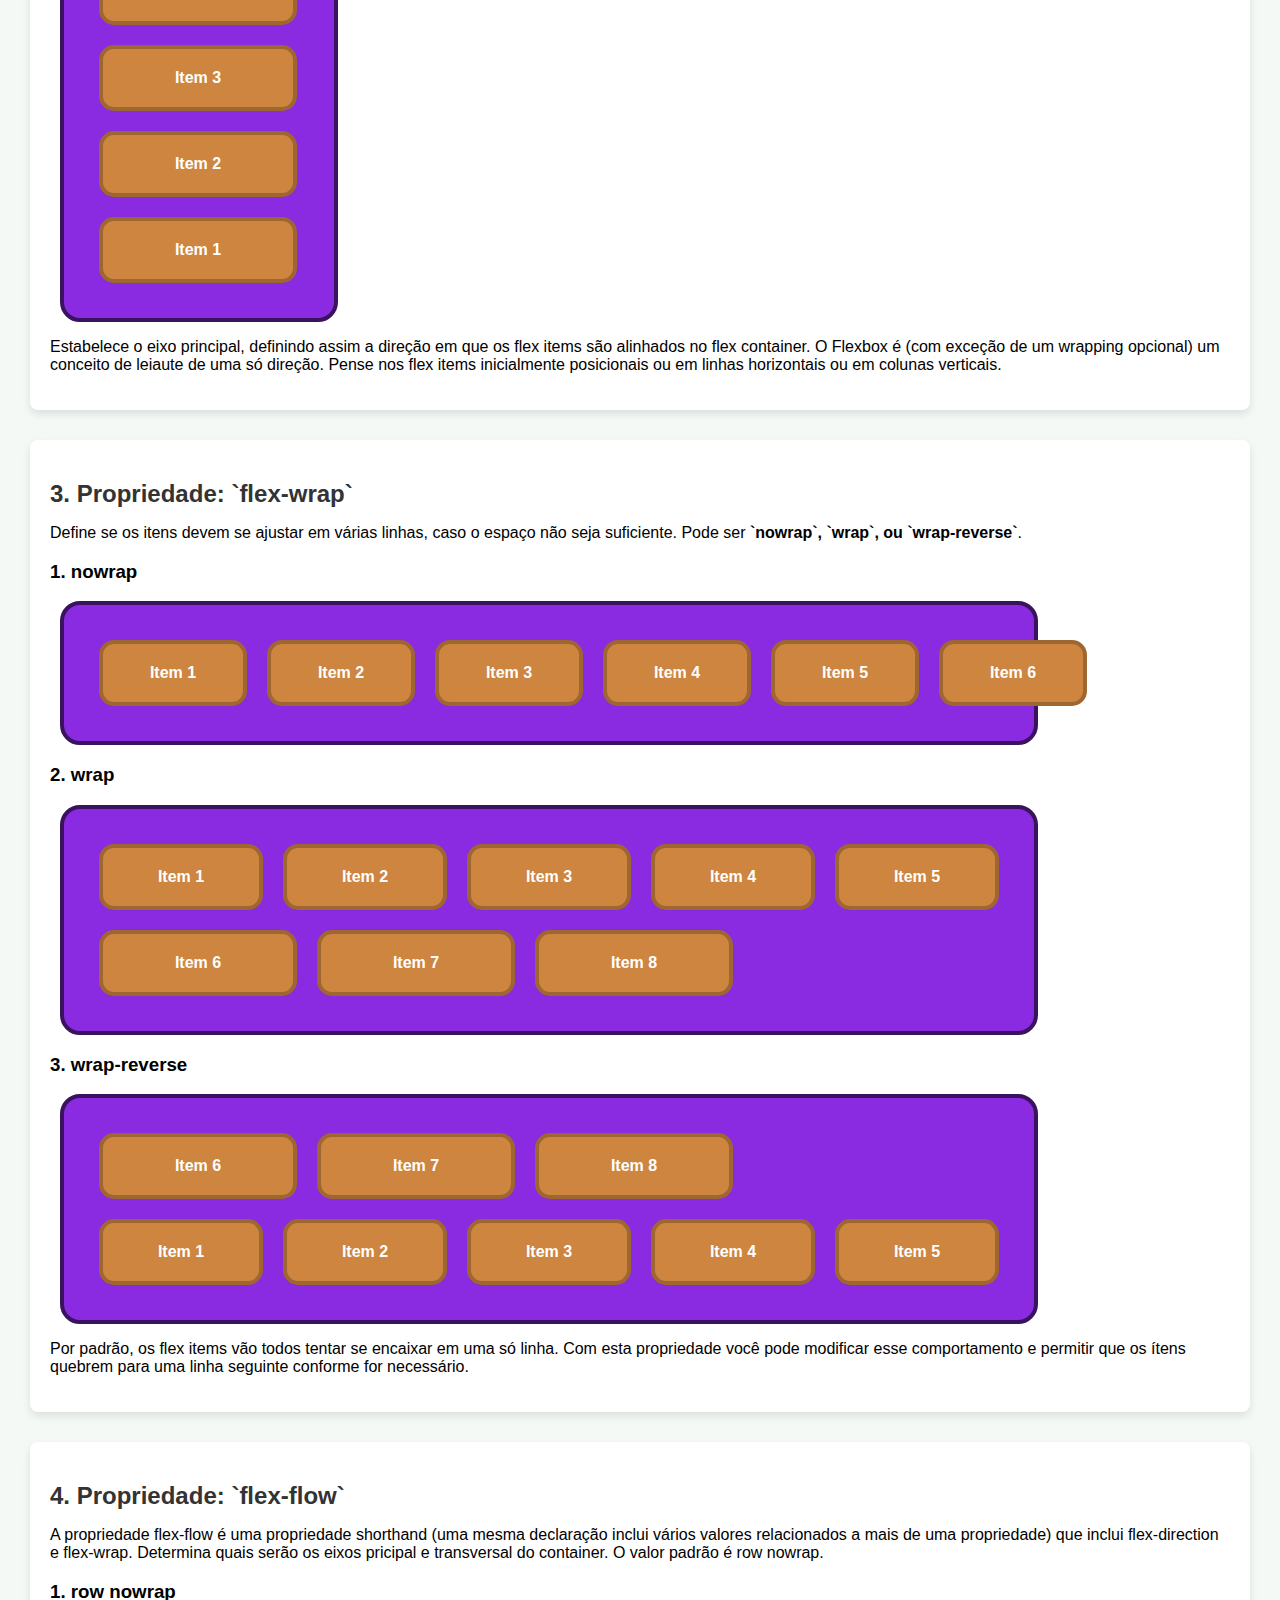
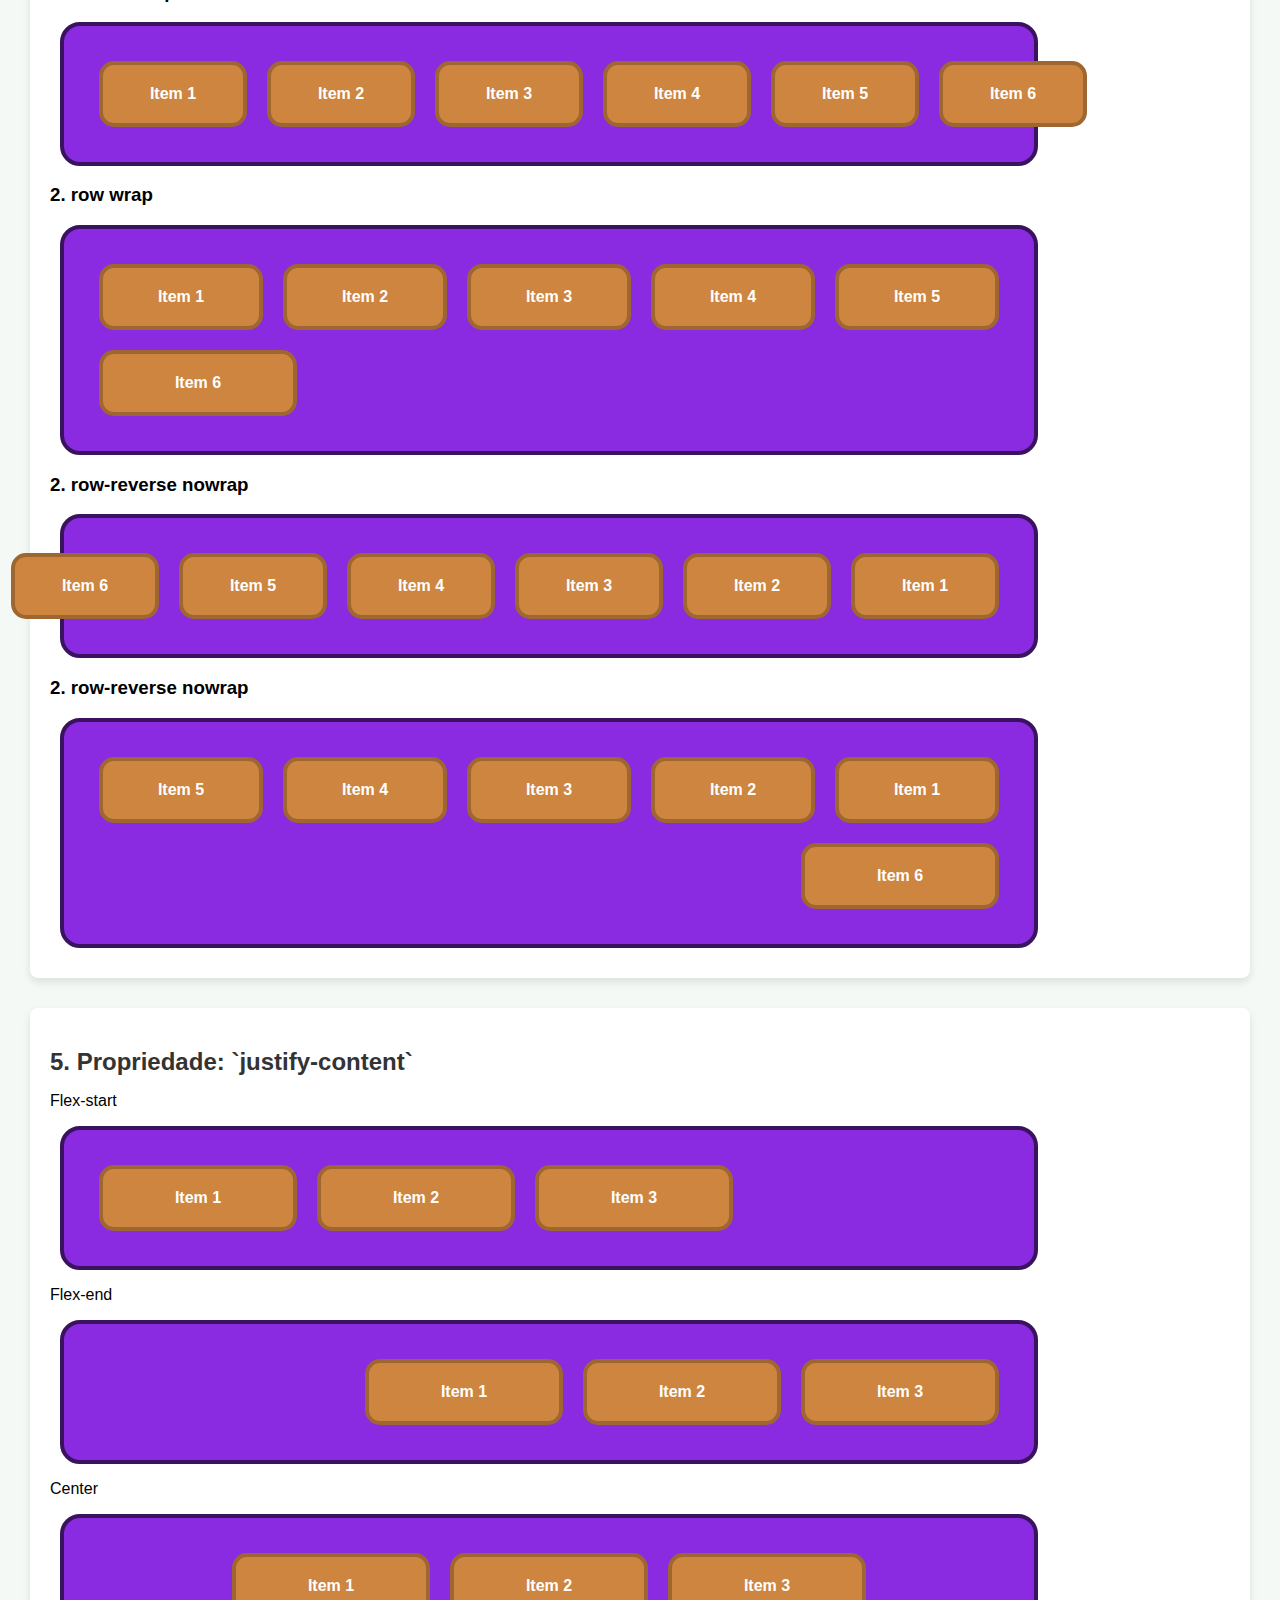
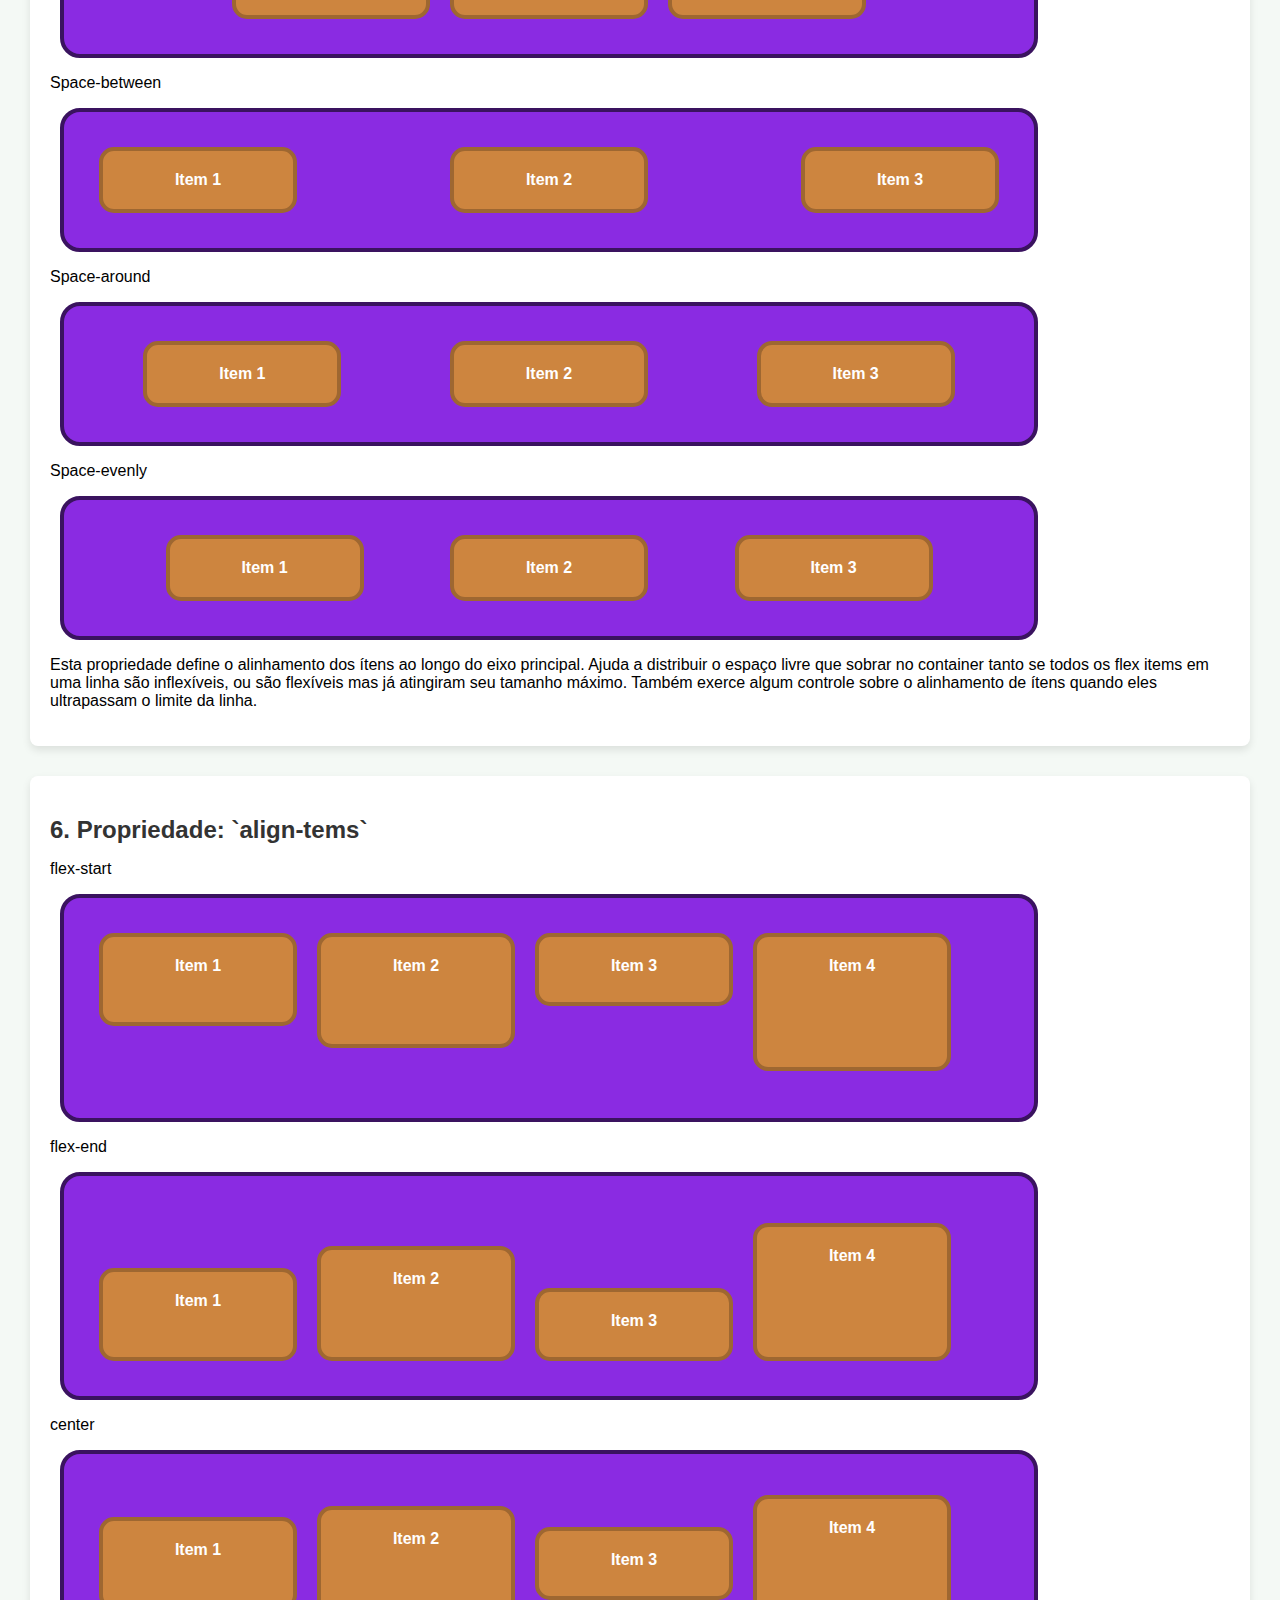
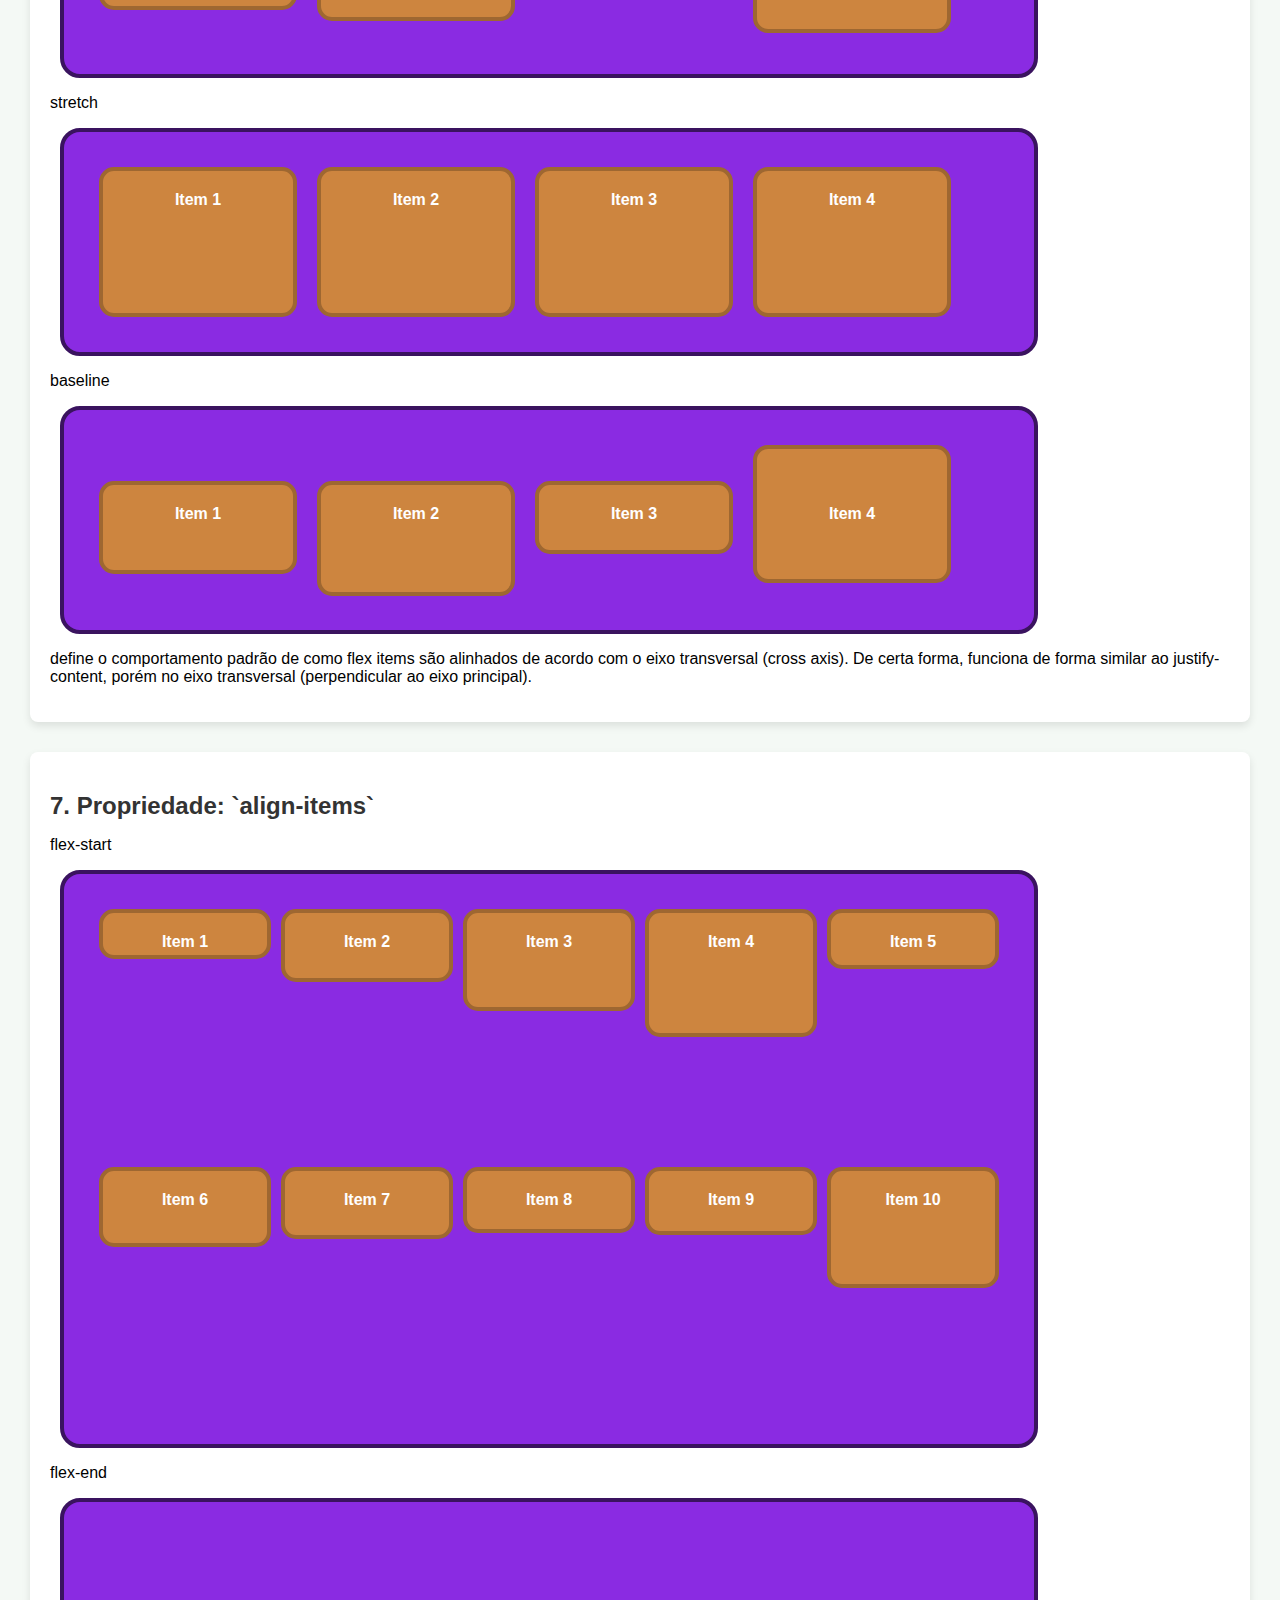
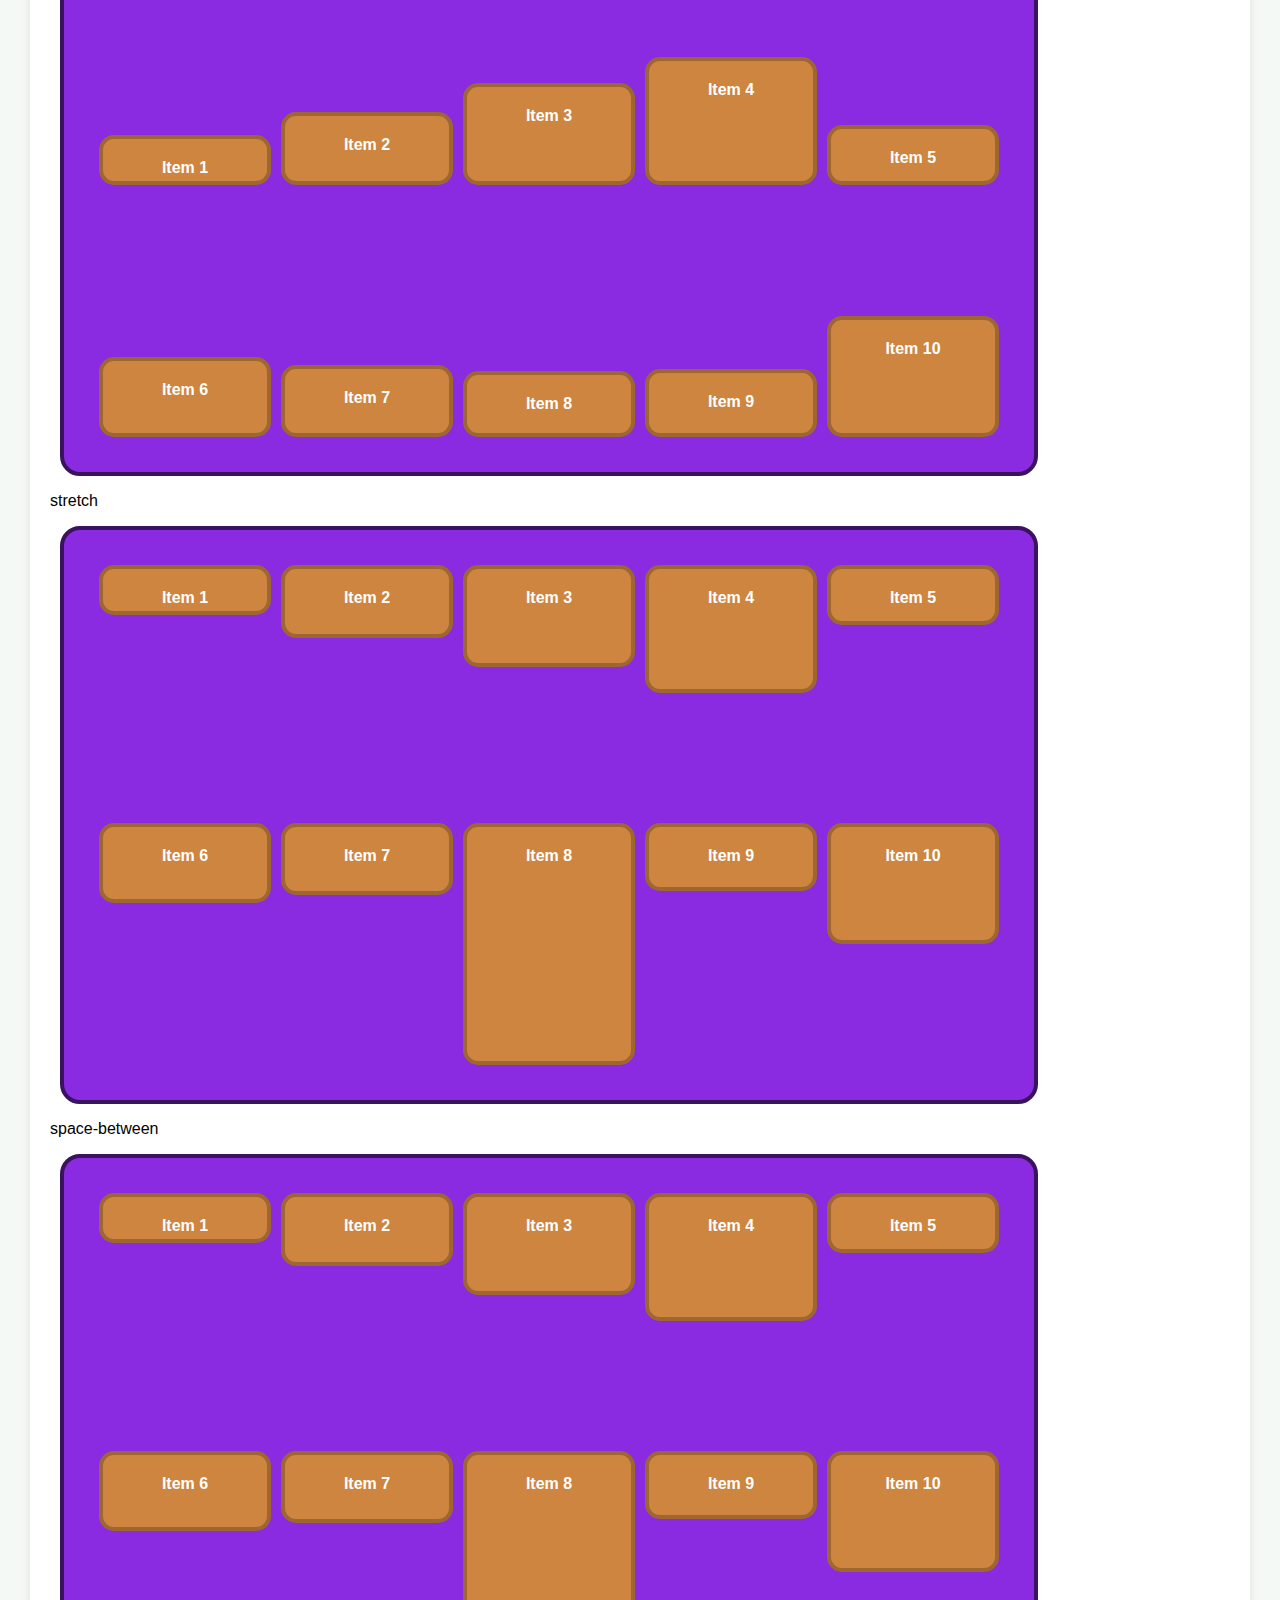
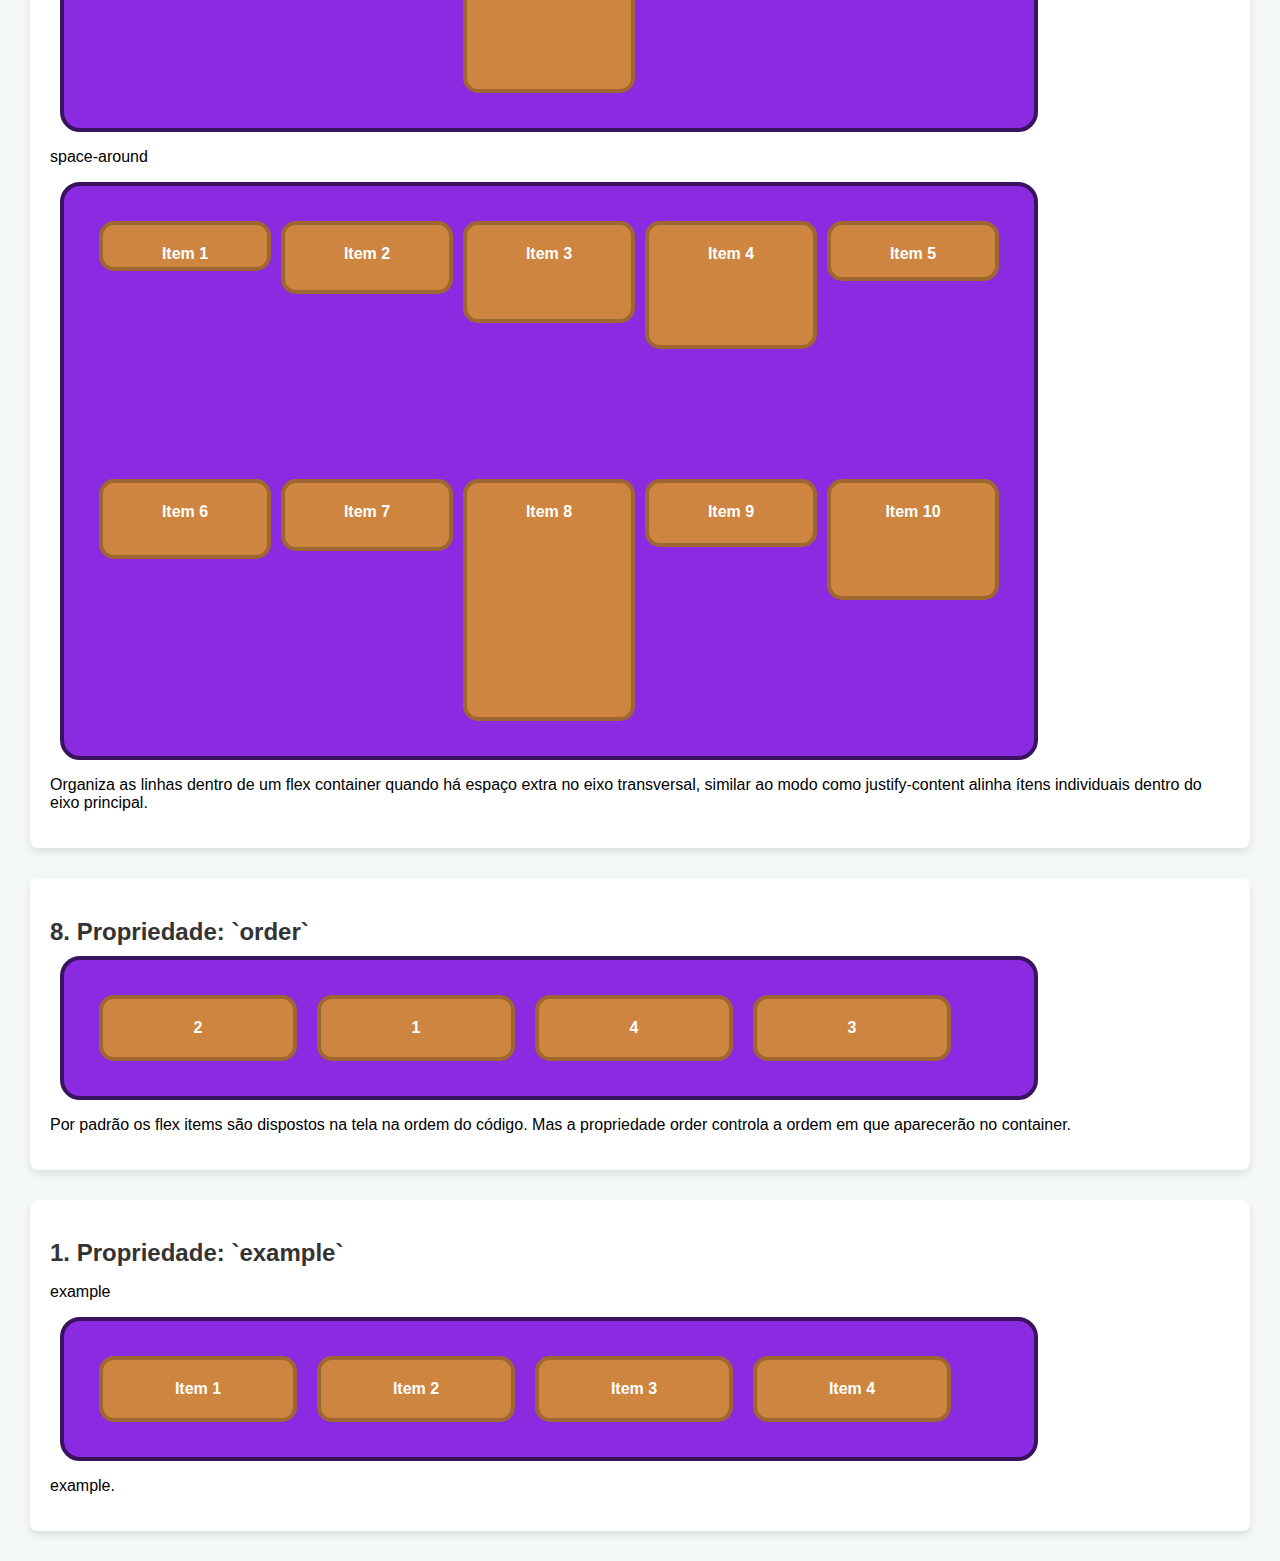
<file: layoutFlexBoxGrid/flexblox.htm>
<!DOCTYPE html>
<html lang="en">

<head>
    <meta charset="UTF-8">
    <meta name="viewport" content="width=device-width, initial-scale=1.0">
    <title>FLEX-BLOX</title>
    <link rel="stylesheet" href="css/flexblox.css">
</head>

<body>
    <h1>Demonstração de Propriedades do Flexbox</h1>

    <div class="section">
        <h2>1. Propriedade: `display: flex`</h2>
        <p>Usando o Flexbox para alinhar os itens.</p>
        <div class="container">
            <div class="item">Item 1</div>
            <div class="item">Item 2</div>
            <div class="item">Item 3</div>
            <div class="item">Item 4</div>
        </div>
        <p>O contêiner é flexível e os itens são distribuídos em linha (padrão).</p>
    </div>

    <div class="section">
        <h2>2. Propriedade: `flex-direction`</h2>
        <p>Define a direção dos itens no contêiner. Pode ser <b>`row`, `row-reverse`, `column`, ou `column-reverse`</b>.
        </p>
        <h3>1. Row</h3>
        <div class="container" style="flex-direction: row; justify-content: center;">
            <div class="item">Item 1</div>
            <div class="item">Item 2</div>
            <div class="item">Item 3</div>
            <div class="item">Item 4</div>
        </div>

        <h3>2. Row-reverse</h3>
        <div class="container" style="flex-direction: row-reverse; justify-content: center;">
            <div class="item">Item 1</div>
            <div class="item">Item 2</div>
            <div class="item">Item 3</div>
            <div class="item">Item 4</div>
        </div>
        <h3>3. Column</h3>
        <div class="container" style="flex-direction: column; width: 200px; justify-content: center;">
            <div class="item">Item 1</div>
            <div class="item">Item 2</div>
            <div class="item">Item 3</div>
            <div class="item">Item 4</div>
        </div>

        <h3>4. Column-reverse</h3>
        <div class="container" style="flex-direction: column-reverse; width: 200px; justify-content: center;">
            <div class="item">Item 1</div>
            <div class="item">Item 2</div>
            <div class="item">Item 3</div>
            <div class="item">Item 4</div>
        </div>
        <p>
            Estabelece o eixo principal, definindo assim a direção em que os flex items são alinhados no flex
            container. O Flexbox é (com exceção de um wrapping opcional) um conceito de leiaute de uma só
            direção. Pense nos flex items inicialmente posicionais ou em linhas horizontais ou em colunas
            verticais.
        </p>
    </div>

    <div class="section">
        <h2>3. Propriedade: `flex-wrap`</h2>
        <p>
            Define se os itens devem se ajustar em várias linhas, caso o espaço não seja suficiente.
            Pode ser <b>`nowrap`, `wrap`, ou `wrap-reverse`</b>.
        </p>
        <h3>1. nowrap</h3>
        <div class="container" style="flex-wrap: nowrap">
            <div class="item">Item 1</div>
            <div class="item">Item 2</div>
            <div class="item">Item 3</div>
            <div class="item">Item 4</div>
            <div class="item">Item 5</div>
            <div class="item">Item 6</div>
        </div>

        <h3>2. wrap</h3>
        <div class="container" style="flex-wrap: wrap;">
            <div class="item">Item 1</div>
            <div class="item">Item 2</div>
            <div class="item">Item 3</div>
            <div class="item">Item 4</div>
            <div class="item">Item 5</div>
            <div class="item">Item 6</div>
            <div class="item">Item 7</div>
            <div class="item">Item 8</div>
        </div>

        <h3>3. wrap-reverse</h3>
        <div class="container" style="flex-wrap: wrap-reverse;">
            <div class="item">Item 1</div>
            <div class="item">Item 2</div>
            <div class="item">Item 3</div>
            <div class="item">Item 4</div>
            <div class="item">Item 5</div>
            <div class="item">Item 6</div>
            <div class="item">Item 7</div>
            <div class="item">Item 8</div>
        </div>

        <p>
            Por padrão, os flex items vão todos tentar se encaixar em uma só linha. Com esta propriedade você
            pode modificar esse comportamento e permitir que os ítens quebrem para uma linha seguinte
            conforme for necessário.
        </p>
    </div>

    <div class="section">
        <h2>4. Propriedade: `flex-flow`</h2>
        <p>
            A propriedade flex-flow é uma propriedade shorthand (uma mesma declaração inclui vários
            valores relacionados a mais de uma propriedade) que inclui flex-direction e flex-wrap.
            Determina quais serão os eixos pricipal e transversal do container. O valor padrão é row nowrap.
        </p>

        <h3>1. row nowrap</h3>
        <div class="container" style="flex-flow: row nowrap;">
            <div class="item">Item 1</div>
            <div class="item">Item 2</div>
            <div class="item">Item 3</div>
            <div class="item">Item 4</div>
            <div class="item">Item 5</div>
            <div class="item">Item 6</div>
        </div>

        <h3>2. row wrap</h3>
        <div class="container" style="flex-flow: row wrap;">
            <div class="item">Item 1</div>
            <div class="item">Item 2</div>
            <div class="item">Item 3</div>
            <div class="item">Item 4</div>
            <div class="item">Item 5</div>
            <div class="item">Item 6</div>
        </div>

        <h3>2. row-reverse nowrap</h3>
        <div class="container" style="flex-flow: row-reverse nowrap;">
            <div class="item">Item 1</div>
            <div class="item">Item 2</div>
            <div class="item">Item 3</div>
            <div class="item">Item 4</div>
            <div class="item">Item 5</div>
            <div class="item">Item 6</div>
        </div>

        <h3>2. row-reverse nowrap</h3>
        <div class="container" style="flex-flow: row-reverse wrap;">
            <div class="item">Item 1</div>
            <div class="item">Item 2</div>
            <div class="item">Item 3</div>
            <div class="item">Item 4</div>
            <div class="item">Item 5</div>
            <div class="item">Item 6</div>
        </div>
    </div>

    <div class="section">
        <h2>5. Propriedade: `justify-content`</h2>
        <p>Flex-start</p>
        <div class="container" style="justify-content: flex-start">
            <div class="item">Item 1</div>
            <div class="item">Item 2</div>
            <div class="item">Item 3</div>
        </div>

        <p>Flex-end</p>
        <div class="container" style="justify-content: flex-end;">
            <div class="item">Item 1</div>
            <div class="item">Item 2</div>
            <div class="item">Item 3</div>
        </div>

        <p>Center</p>
        <div class="container" style="justify-content: center;">
            <div class="item">Item 1</div>
            <div class="item">Item 2</div>
            <div class="item">Item 3</div>
        </div>

        <p>Space-between</p>
        <div class="container" style="justify-content: space-between;">
            <div class="item">Item 1</div>
            <div class="item">Item 2</div>
            <div class="item">Item 3</div>
        </div>

        <p>Space-around</p>
        <div class="container" style="justify-content: space-around;">
            <div class="item">Item 1</div>
            <div class="item">Item 2</div>
            <div class="item">Item 3</div>
        </div>

        <p>Space-evenly</p>
        <div class="container" style="justify-content: space-evenly;">
            <div class="item">Item 1</div>
            <div class="item">Item 2</div>
            <div class="item">Item 3</div>
        </div>

        <p>
            Esta propriedade define o alinhamento dos ítens ao longo do eixo principal. Ajuda a distribuir o
            espaço livre que sobrar no container tanto se todos os flex items em uma linha são inflexíveis, ou
            são flexíveis mas já atingiram seu tamanho máximo. Também exerce algum controle sobre o
            alinhamento de ítens quando eles ultrapassam o limite da linha.
        </p>
    </div>

    <div class="section">
        <h2>6. Propriedade: `align-tems`</h2>
        
        <p>flex-start</p>
        <div class="container" style="align-items: flex-start; height: 150px;">
            <div class="item" style="height: 45px;">Item 1</div>
            <div class="item" style="height: 67px;">Item 2</div>
            <div class="item" style="height: 25px;">Item 3</div>
            <div class="item" style="height: 90px;">Item 4</div>
        </div>

        <p>flex-end</p>
        <div class="container" style="align-items: flex-end; height: 150px;">
            <div class="item" style="height: 45px;">Item 1</div>
            <div class="item" style="height: 67px;">Item 2</div>
            <div class="item" style="height: 25px;">Item 3</div>
            <div class="item" style="height: 90px;">Item 4</div>
        </div>

        <p>center</p>
        <div class="container" style="align-items: center; height: 150px;">
            <div class="item" style="height: 45px;">Item 1</div>
            <div class="item" style="height: 67px;">Item 2</div>
            <div class="item" style="height: 25px;">Item 3</div>
            <div class="item" style="height: 90px;">Item 4</div>
        </div>

        <p>stretch</p>
        <div class="container" style="align-items: stretch; height: 150px;">
            <div class="item"">Item 1</div>
            <div class="item"">Item 2</div>
            <div class="item"">Item 3</div>
            <div class="item"">Item 4</div>
        </div>


        <p>baseline</p>
        <div class="container" style="align-items: baseline; height: 150px;">
            <div class="item" style="height: 45px;">Item 1</div>
            <div class="item" style="height: 67px;">Item 2</div>
            <div class="item" style="height: 25px;">Item 3</div>
            <div class="item" style="height: 90px; line-height: 90px;">Item 4</div>
        </div>
        
        <p>
            define o comportamento padrão de como flex items são alinhados de acordo com o eixo transversal
            (cross axis). De certa forma, funciona de forma similar ao justify-content, porém no eixo
            transversal (perpendicular ao eixo principal).
        </p>
    </div>

    <div class="section">
        <h2>7. Propriedade: `align-items`</h2>
        <p>flex-start</p>
        <div class="container" style="align-items: flex-start; height: 500px; flex-wrap: wrap; gap: 10px;">
            <div class="item" style="height: 2px;">Item 1</div>
            <div class="item" style="height: 25px;">Item 2</div>
            <div class="item" style="height: 54px;">Item 3</div>
            <div class="item" style="height: 80px;">Item 4</div>
            <div class="item" style="height: 12px;">Item 5</div>
            <div class="item" style="height: 32px;">Item 6</div>
            <div class="item" style="height: 24px;">Item 7</div>
            <div class="item" style="height: 67x;">Item 8</div>
            <div class="item" style="height: 20px;">Item 9</div>
            <div class="item" style="height: 73px;">Item 10</div>
        </div>

        <p>flex-end</p>
        <div class="container" style="align-items: flex-end; height: 500px; flex-wrap: wrap; gap: 10px;">
            <div class="item" style="height: 2px;">Item 1</div>
            <div class="item" style="height: 25px;">Item 2</div>
            <div class="item" style="height: 54px;">Item 3</div>
            <div class="item" style="height: 80px;">Item 4</div>
            <div class="item" style="height: 12px;">Item 5</div>
            <div class="item" style="height: 32px;">Item 6</div>
            <div class="item" style="height: 24px;">Item 7</div>
            <div class="item" style="height: 67x;">Item 8</div>
            <div class="item" style="height: 20px;">Item 9</div>
            <div class="item" style="height: 73px;">Item 10</div>
        </div>
        
        <p>stretch</p>
        <div class="container" style="align-items: stretch; height: 500px; flex-wrap: wrap; gap: 10px;">
            <div class="item" style="height: 2px;">Item 1</div>
            <div class="item" style="height: 25px;">Item 2</div>
            <div class="item" style="height: 54px;">Item 3</div>
            <div class="item" style="height: 80px;">Item 4</div>
            <div class="item" style="height: 12px;">Item 5</div>
            <div class="item" style="height: 32px;">Item 6</div>
            <div class="item" style="height: 24px;">Item 7</div>
            <div class="item" style="height: 67x;">Item 8</div>
            <div class="item" style="height: 20px;">Item 9</div>
            <div class="item" style="height: 73px;">Item 10</div>
        </div>

        <p>space-between</p>
        <div class="container" style="align-items: space-between; height: 500px; flex-wrap: wrap; gap: 10px;">
            <div class="item" style="height: 2px;">Item 1</div>
            <div class="item" style="height: 25px;">Item 2</div>
            <div class="item" style="height: 54px;">Item 3</div>
            <div class="item" style="height: 80px;">Item 4</div>
            <div class="item" style="height: 12px;">Item 5</div>
            <div class="item" style="height: 32px;">Item 6</div>
            <div class="item" style="height: 24px;">Item 7</div>
            <div class="item" style="height: 67x;">Item 8</div>
            <div class="item" style="height: 20px;">Item 9</div>
            <div class="item" style="height: 73px;">Item 10</div>
        </div>

        <p>space-around</p>
        <div class="container" style="align-items: space-around; height: 500px; flex-wrap: wrap; gap: 10px;">
            <div class="item" style="height: 2px;">Item 1</div>
            <div class="item" style="height: 25px;">Item 2</div>
            <div class="item" style="height: 54px;">Item 3</div>
            <div class="item" style="height: 80px;">Item 4</div>
            <div class="item" style="height: 12px;">Item 5</div>
            <div class="item" style="height: 32px;">Item 6</div>
            <div class="item" style="height: 24px;">Item 7</div>
            <div class="item" style="height: 67x;">Item 8</div>
            <div class="item" style="height: 20px;">Item 9</div>
            <div class="item" style="height: 73px;">Item 10</div>
        </div>

        <p>
            Organiza as linhas dentro de um flex container quando há espaço extra no eixo transversal, similar
            ao modo como justify-content alinha ítens individuais dentro do eixo principal.
        </p>
    </div>

    <div class="section">
        <h2>8. Propriedade: `order`</h2>
        
        <div class="container" style="order: 1">
            <div class="item">2</div>
            <div class="item">1</div>
            <div class="item">4</div>
            <div class="item">3</div>
        </div>
        
        <p>
            Por padrão os flex items são dispostos na tela na ordem do código. Mas a
            propriedade order controla a ordem em que aparecerão no container.
        </p>
    </div>

    <div class="section">
        <h2>1. Propriedade: `example`</h2>
        <p>example</p>
        <div class="container">
            <div class="item">Item 1</div>
            <div class="item">Item 2</div>
            <div class="item">Item 3</div>
            <div class="item">Item 4</div>
        </div>
        <p>example.</p>
    </div>

</body>

</html>
</file>
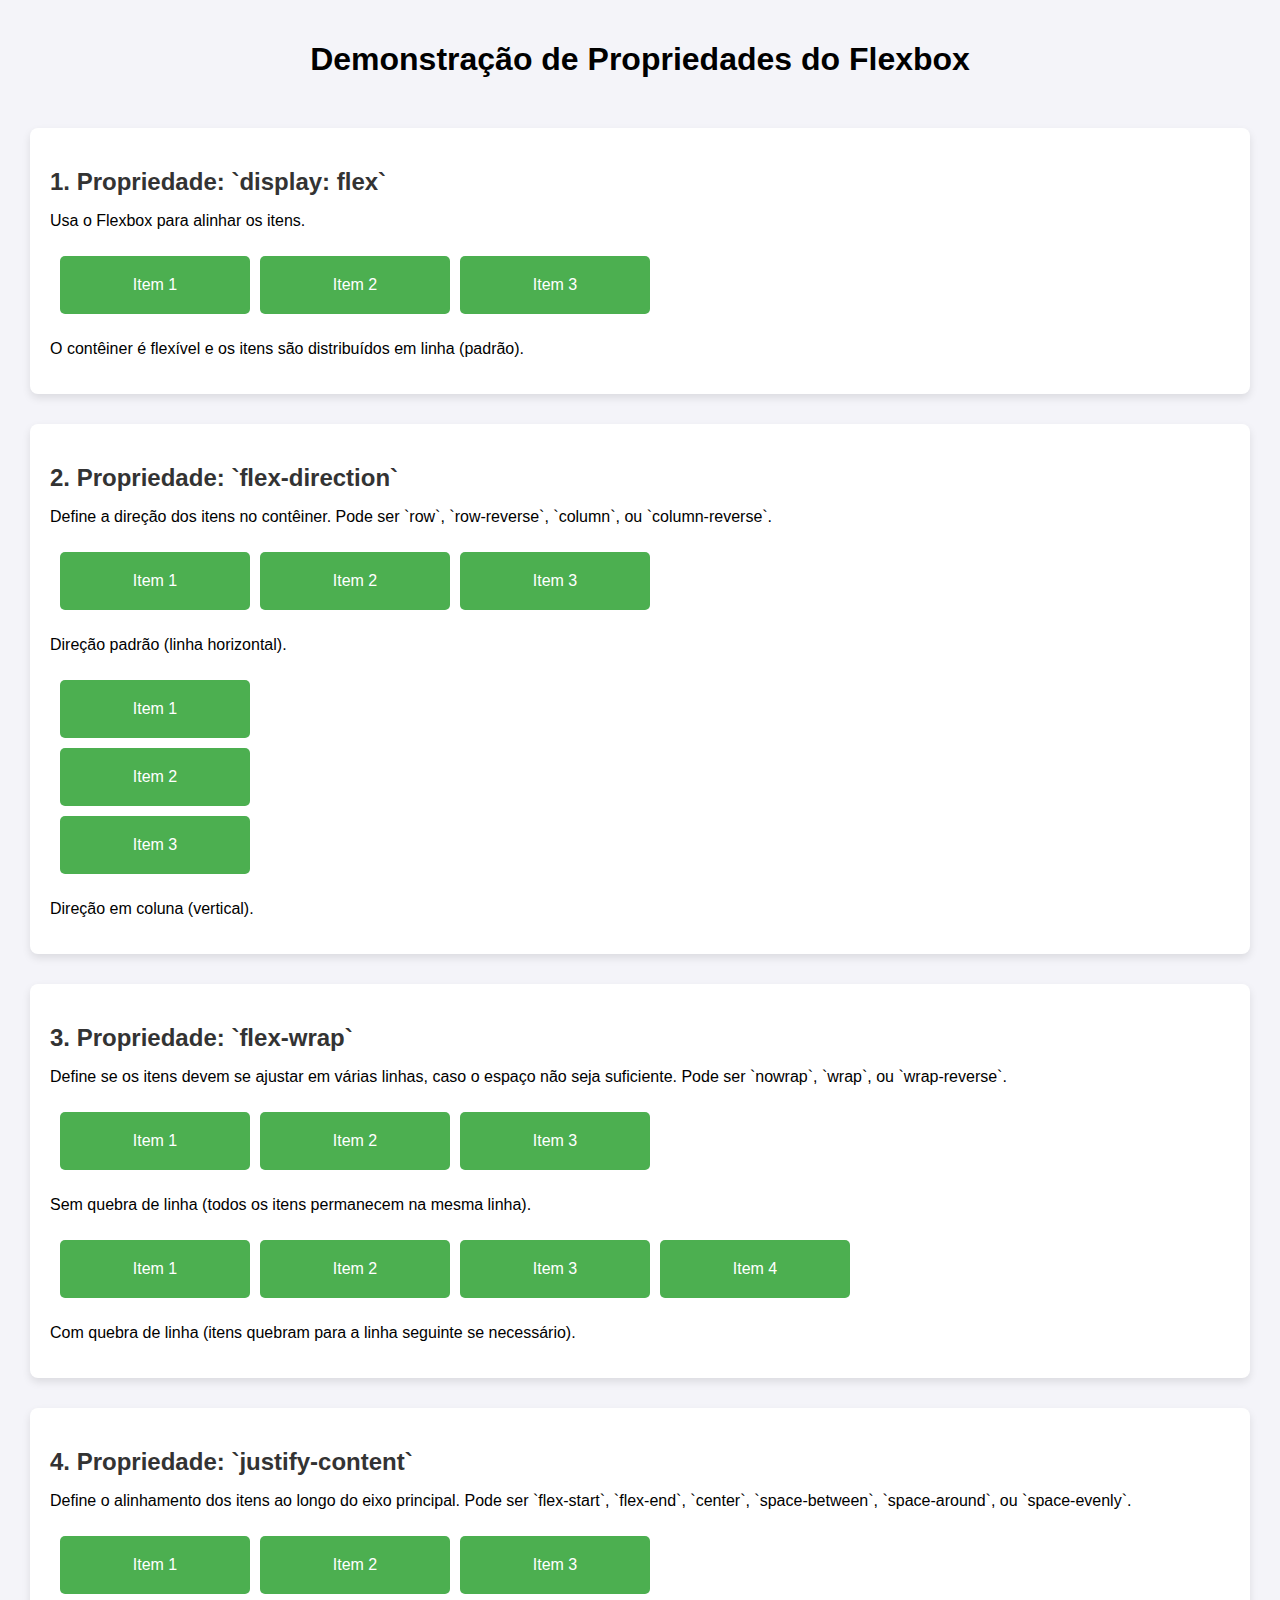
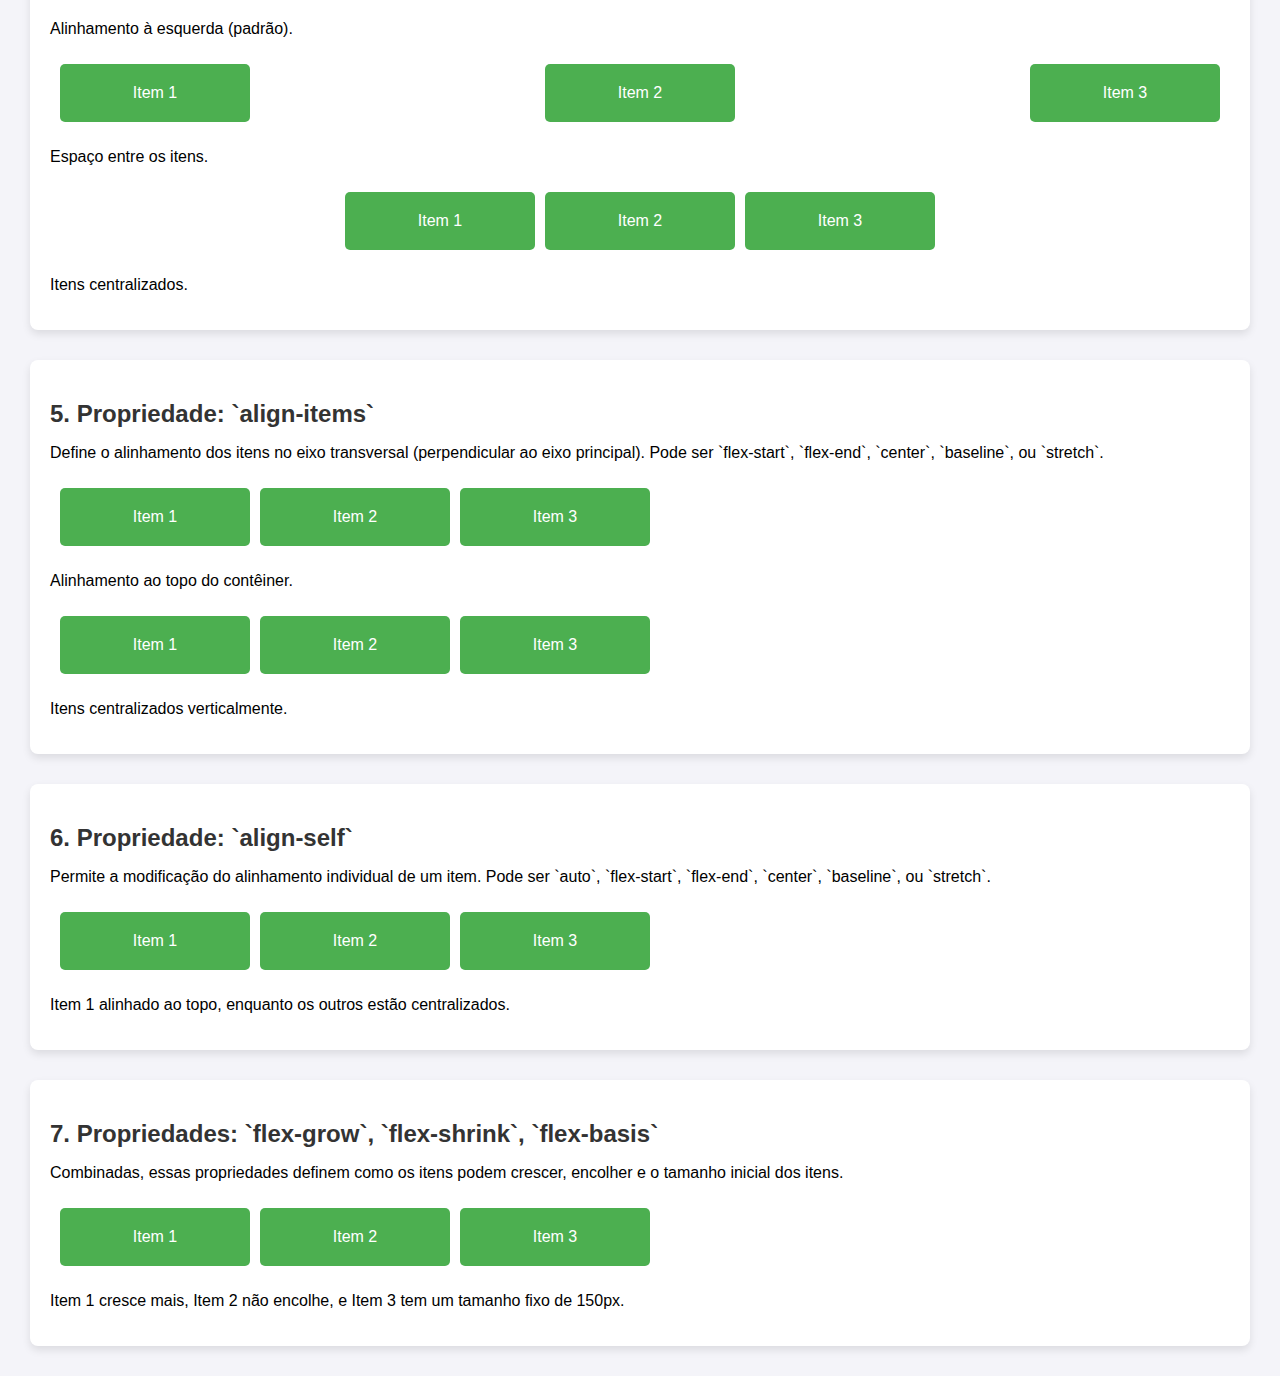
<file: layoutFlexBoxGrid/gepeto.htm>
<!DOCTYPE html>
<html lang="pt-BR">
<head>
    <meta charset="UTF-8">
    <meta name="viewport" content="width=device-width, initial-scale=1.0">
    <title>Exemplo Completo de Flexbox</title>
    <style>
        /* Estilos globais */
        body {
            font-family: Arial, sans-serif;
            background-color: #f4f4f9;
            margin: 0;
            padding: 0;
        }
        
        h2 {
            color: #333;
            margin-bottom: 10px;
        }

        .section {
            margin: 30px;
            padding: 20px;
            background-color: #fff;
            border-radius: 8px;
            box-shadow: 0 4px 8px rgba(0, 0, 0, 0.1);
        }

        .example {
            display: flex;
            margin: 10px 0;
            padding: 10px;
            gap: 10px;
            flex-wrap: wrap;
        }

        .item {
            background-color: #4CAF50;
            color: white;
            padding: 20px;
            text-align: center;
            font-size: 16px;
            border-radius: 5px;
            flex: 1;
            min-width: 100px;
            max-width: 150px;
        }

        .container {
            display: flex;
            gap: 10px;
            flex-wrap: wrap;
            justify-content: space-between;
        }
        
        /* Estilos de visualização */
        .example p {
            font-size: 14px;
            color: #666;
        }
        
    </style>
</head>
<body>

    <h1 style="text-align:center; padding: 20px;">Demonstração de Propriedades do Flexbox</h1>

    <!-- Seção de exibição do display: flex -->
    <div class="section">
        <h2>1. Propriedade: `display: flex`</h2>
        <p>Usa o Flexbox para alinhar os itens.</p>
        <div class="example" style="display: flex;">
            <div class="item">Item 1</div>
            <div class="item">Item 2</div>
            <div class="item">Item 3</div>
        </div>
        <p>O contêiner é flexível e os itens são distribuídos em linha (padrão).</p>
    </div>

    <!-- Seção de exibição do flex-direction -->
    <div class="section">
        <h2>2. Propriedade: `flex-direction`</h2>
        <p>Define a direção dos itens no contêiner. Pode ser `row`, `row-reverse`, `column`, ou `column-reverse`.</p>
        <div class="example" style="flex-direction: row;">
            <div class="item">Item 1</div>
            <div class="item">Item 2</div>
            <div class="item">Item 3</div>
        </div>
        <p>Direção padrão (linha horizontal).</p>
        
        <div class="example" style="flex-direction: column;">
            <div class="item">Item 1</div>
            <div class="item">Item 2</div>
            <div class="item">Item 3</div>
        </div>
        <p>Direção em coluna (vertical).</p>
    </div>

    <!-- Seção de exibição do flex-wrap -->
    <div class="section">
        <h2>3. Propriedade: `flex-wrap`</h2>
        <p>Define se os itens devem se ajustar em várias linhas, caso o espaço não seja suficiente. Pode ser `nowrap`, `wrap`, ou `wrap-reverse`.</p>
        <div class="example" style="flex-wrap: nowrap;">
            <div class="item">Item 1</div>
            <div class="item">Item 2</div>
            <div class="item">Item 3</div>
        </div>
        <p>Sem quebra de linha (todos os itens permanecem na mesma linha).</p>
        
        <div class="example" style="flex-wrap: wrap;">
            <div class="item">Item 1</div>
            <div class="item">Item 2</div>
            <div class="item">Item 3</div>
            <div class="item">Item 4</div>
        </div>
        <p>Com quebra de linha (itens quebram para a linha seguinte se necessário).</p>
    </div>

    <!-- Seção de exibição do justify-content -->
    <div class="section">
        <h2>4. Propriedade: `justify-content`</h2>
        <p>Define o alinhamento dos itens ao longo do eixo principal. Pode ser `flex-start`, `flex-end`, `center`, `space-between`, `space-around`, ou `space-evenly`.</p>
        <div class="example" style="justify-content: flex-start;">
            <div class="item">Item 1</div>
            <div class="item">Item 2</div>
            <div class="item">Item 3</div>
        </div>
        <p>Alinhamento à esquerda (padrão).</p>

        <div class="example" style="justify-content: space-between;">
            <div class="item">Item 1</div>
            <div class="item">Item 2</div>
            <div class="item">Item 3</div>
        </div>
        <p>Espaço entre os itens.</p>
        
        <div class="example" style="justify-content: center;">
            <div class="item">Item 1</div>
            <div class="item">Item 2</div>
            <div class="item">Item 3</div>
        </div>
        <p>Itens centralizados.</p>
    </div>

    <!-- Seção de exibição do align-items -->
    <div class="section">
        <h2>5. Propriedade: `align-items`</h2>
        <p>Define o alinhamento dos itens no eixo transversal (perpendicular ao eixo principal). Pode ser `flex-start`, `flex-end`, `center`, `baseline`, ou `stretch`.</p>
        <div class="example" style="align-items: flex-start;">
            <div class="item">Item 1</div>
            <div class="item">Item 2</div>
            <div class="item">Item 3</div>
        </div>
        <p>Alinhamento ao topo do contêiner.</p>

        <div class="example" style="align-items: center;">
            <div class="item">Item 1</div>
            <div class="item">Item 2</div>
            <div class="item">Item 3</div>
        </div>
        <p>Itens centralizados verticalmente.</p>
    </div>

    <!-- Seção de exibição do align-self -->
    <div class="section">
        <h2>6. Propriedade: `align-self`</h2>
        <p>Permite a modificação do alinhamento individual de um item. Pode ser `auto`, `flex-start`, `flex-end`, `center`, `baseline`, ou `stretch`.</p>
        <div class="example" style="align-items: center;">
            <div class="item" style="align-self: flex-start;">Item 1</div>
            <div class="item">Item 2</div>
            <div class="item">Item 3</div>
        </div>
        <p>Item 1 alinhado ao topo, enquanto os outros estão centralizados.</p>
    </div>

    <!-- Seção de exibição do flex-grow, flex-shrink e flex-basis -->
    <div class="section">
        <h2>7. Propriedades: `flex-grow`, `flex-shrink`, `flex-basis`</h2>
        <p>Combinadas, essas propriedades definem como os itens podem crescer, encolher e o tamanho inicial dos itens.</p>
        <div class="example">
            <div class="item" style="flex-grow: 2;">Item 1</div>
            <div class="item" style="flex-shrink: 0;">Item 2</div>
            <div class="item" style="flex-basis: 150px;">Item 3</div>
        </div>
        <p>Item 1 cresce mais, Item 2 não encolhe, e Item 3 tem um tamanho fixo de 150px.</p>
    </div>

</body>
</html>
</file>
<file: 3layoutIA/css/style.css>
* {
    margin: 0%;
    padding: 0%;
    box-sizing: border-box;
}

html {
    font-family: 'Franklin Gothic Short', 'Arial Narrow', Arial, sans-serif;
    text-align: justify;
}

header {
    background-color: #fb8500;
    color: #023047;
    padding: 30px;
    border: 4px solid white;
    border-radius: 30px;
}

header, h1 {
    text-align: center;
    font-size: 60px;
    color: #023047;
}

.menu ul {
    list-style-type: none;
}

.menu li {
    font-size: 20px;
    padding: 8px;
    margin-top: 10px;
    margin-left: 20px;
    margin-bottom: 10px;
    background-color: #ffb703;
    color: #023047;
    box-shadow: 0 1px 3px rgba(0, 0, 0, 0.12), 0 1px 2px rgba(0, 0, 0, 0.24);
}

.menu li:hover {
    background-color: #023047;
    color: #ffb703;
}   

aside {
    background-color: #023047;
    padding: 40px;
    color: white;
    text-align: center;
    font-size: 20px;
    box-shadow: 0 1px 3px rgba(0, 0, 0, 0.12), 0 1px 2px rgba(0, 0, 0, 0.24);
}

.row::after {
    content: "";
    clear: both;
    display: table;
}

.final-row {
    padding: 104.318176px;
}

footer {
    background-color: #023047;
    color: white;
    text-align: center;
    font-size: 12px;
    padding: 30px;  
}

/* For mobile phones: */
    [class*="col-"] {
    float: left;
    padding: 15px;
    width: 100%;
}

@media only screen and (min-width: 768px) {
    .col-1 {width: 8.33%;}
    .col-2 {width: 16.66%;}
    .col-3 {width: 25%;}
    .col-4 {width: 33.33%;}
    .col-5 {width: 41.66%;}
    .col-6 {width: 50%;}
    .col-7 {width: 58.33%;}
    .col-8 {width: 66.66%;}
    .col-9 {width: 75%;}
    .col-10 {width: 83.33%;}
    .col-11 {width: 91.66%;}
    .col-12 {width: 100%;}
}
</file>
<file: 5layoutMyra/css/style.css>
* {
    margin: 0px;
    padding: 0px;
    box-sizing: border-box;
}

@font-face {
    font-family: 'Minerva Modern Bold';
    font-style: normal;
    font-weight: normal;
    src: local('Minerva Modern Bold'), url('MinervaModern Bold.woff') format('woff');
}

body {
    background-color: rgb(61, 68, 53);
    font-family: 'Minerva Modern', sans-serif;
    font-style: normal;
    color: #c2c8cc;
}

h1,
h2,
h3,
h4,
h5,
p {
    font-weight: lighter;
}

h1 {
    font-size: 42px;
}

h2 {
    font-size: 28px;
}

h3 {
    font-size: 18px;
}

h4 {
    font-size: 16px;
    font-weight: 200;
}

p {
    font-size: 15PX;
    color: white;
    font-weight: lighter;
}

header h1 {
    font-size: 29px;
    text-align: center;
    /* Centraliza o texto */
}

.header-container {
    /* border: 1px solid #c2c8cc; */
    display: grid;
    grid-template-columns: repeat(3, 1fr);
    /* 3 colunas de igual largura */
    padding: 10px;
}

.container-item {
    display: flex;
    justify-content: center;
    gap: 40px;
    padding-top: 15px;
}

.social-media-icons {
    display: inline-block;
    /* Para que o hover funcione melhor */
    color: #c2c8cc;
}

#social-media-icons:hover {
    transition: transform 0.3s, color 0.3s;
    /* Transição suave */
    transform: scale(1.2);
}

/* /////////////////////////////////////////////////////////////////////// */
.container-item-2 {
    padding-top: 45px;
    padding-bottom: 15px;
    display: flex;
    justify-content: center;
    flex-direction: column;
    gap: 10px;
}

nav {
    display: flex;
    margin: 0px 50px;
    justify-content: space-evenly;
    padding-top: 20px;
}

nav a {
    color: #c2c8cc;
    text-decoration: none;
    /* Remove o sublinhado dos links */
}

nav a:hover {
    transition: transform 0.3s, color 0.3s;
    transform: scale(1.2);
    text-decoration: underline;
}

/* /////////////////////////////////////////////////////////////////////// */

.container-item-3 {
    display: flex;
    flex-direction: row;
    align-items: center;
    gap: 15px;
    padding-left: 150px;
    padding-top: 30px;
    /* justify-content: flex-start; */
}

#enter {
    padding: 0px 0px;
}

#enter:hover {
    text-decoration: underline;
    transition: transform 0.3s, color 0.3s;
    transform: scale(1.2);
}

#btn-trabalhe-comigo {
    background-color: #c2c8cc;
    color: black;
    padding: 20px 32px;
    /* CIMA -  DIREITA - BAIXO - ESQUERDA*/
}

#btn-trabalhe-comigo:hover {
    transition: transform 0.3s, color 0.3s;
    /* Transição suave */
    transform: scale(1.2);
    /* Aumenta o tamanho do ícone */
}

#trabalhe-comigo:hover {
    transition: transform 0.3s, color 0.3s;
    /* Transição suave */
    transform: scale(1.2);
    /* Aumenta o tamanho do ícone */
}

/* /////////////////////////////////////////////////////////////////////// */

main article {
    align-items: center;
}

.banner-title {
    padding-top: 160px;
    display: flex;
    flex-direction: column;
}

.banner-title .title-1 {
    text-align: center;
    padding-bottom: 40px;
    font-size: 15px;
}

.banner-title .title-2 {
    text-align: center;
    padding-bottom: 70px;
}

figure.banner {
    width: 100%;
    /* Largura total ou personalizada */
    height: 723px;
    /* Altura do recorte desejada */
    overflow: hidden;
    /* Oculta as partes fora da altura */
    margin: 0;
    /* Remove espaçamentos adicionais */
    position: relative;
    /* Define um contexto para posicionamento */
}

figure.banner img {
    width: 100%;
    /* Garante que a imagem preencha a largura do container */
    height: auto;
    /* Mantém a proporção original */
    position: absolute;
    /* Permite ajuste de posicionamento */
    top: -491px;
    /* Ajusta o alinhamento vertical */
    left: 0;
    /* Alinha à esquerda */
}

.sobre-myra {
    /* border: 1px solid #c2c8cc; */
    text-align: center;
}

.sobre-myra h1 {
    padding-top: 140px;
}

/* Estilo dos cards */
.cards {
    /* border: 1px solid #c2c8cc; */
    display: grid;
    grid-template-columns: repeat(3, 1fr);
    padding-top: 50px;
    margin: 45px 250px;
}

.card {
    /* border: 1px solid #c2c8cc; */
    margin: 0px 45px;
}

.card:hover {
    transition: transform 0.8s, color 0.3s;
    /* Transição suave */
    transform: scale(1.2);
    /* Aumenta o tamanho do ícone */
}

.card h2,
p {
    padding-bottom: 40px;
}

#saiba-mais {
    text-decoration: underline;
}

#saiba-mais:hover {
    font-weight: bolder;
}

/* ///////////////////////////////////////////////////////////////////// */
.card2 {
    border-top: 1px solid #c2c8cc;
    margin: 0px 295px;
}

.container-servicos-titulo h3, h2 {
    margin: 25px 0px;
}

.container-servicos-titulo {
    /* border: 1px solid #c2c8cc; */
    display: grid;
    grid-template-columns: repeat(2, 1fr);
    align-items: flex-start;
}

.container-servicos-titulo h2 {
    text-align: start;
    padding-left: 90px;
}

.grid-servicos {
    display: grid;
    grid-template-columns: repeat(3, 1fr);
}

.servicos-text {
    /* border: 1px solid #c2c8cc; */
    display: flex;
    gap: 30px;
    flex-direction: column;
    text-align: justify;
    margin: 90px 50px 250px;
}

.servicos-text p {
    padding: 0px;
}

.servicos-text:hover {
    transition: transform 0.8s, color 0.3s;
    transform: scale(1.2);
}

/* ///////////////////////////////////////////////////////////////////// */

.img-content {
    width: 350px;
    height: 410px;
    /* Oculta o conteúdo que ultrapassar os limites */
    overflow: hidden;
    position: relative;
    margin: 70px 0px;
    top: -30px;
}

.img-content img {
    width: 100%;
    top: -65px;
    position: absolute;
}

/* ///////////////////////////////////////////////////////////////////// */

.grid-servicos-2 {
    display: grid;
    grid-template-columns: repeat(2, 1fr);
}

.grid-servicos-2 p{
    font-size: 18px;
    text-align: justify;
    padding: 0px;
}

.grid-row {
    display: grid;
    grid-template-rows: repeat(2, 0fr);
    gap: 40px;
    margin: 60px 0px 200px 120px;
}

#btn-marcar-consulta {
    border: 0px;
    background-color: #c2c8cc;
    color: black;
    font-size: large;
    margin: 0px 40% 0px 0px;
    padding: 25px;
    text-align: center;
}

#btn-marcar-consulta:hover {
    transition: transform 0.3s, color 0.3s;
    transform: scale(1.2);
}

/* ///////////////////////////////////////////////////////////////////// */

.img-grid {
    display: grid;
    grid-template-columns: repeat(5, 0fr);
    justify-content: space-between;
    padding-bottom: 100px;
}

.img-grid-content img {
    height: 360px;
}

.img-grid-content:hover {
    transition: transform 0.3s, color 0.3s;
    transform: scale(1.2);
}

.img-grid-content h4 {
    padding-top: 15px;
}

/* ///////////////////////////////////////////////////////////////////// */

footer {
    background-color: #c2c8cc;
    color: black;
    text-align: center;
    padding-top: 30px;
    padding-bottom: 80px;
    display: flex;
    flex-direction: column;
    gap: 10px;
}

footer h2 {
    font-size: 30px;
}

footer form {
    display: grid;
    grid-template-columns: repeat(2, 1fr);
    align-items: center;
    margin: 0px 37.5%;
    gap: 15px;
}

footer form input {
    border: 0px;
    padding: 25px 49px;
    text-align: center;
    font-size: 15px;
}

#btn-cadastro {
    border: 0px;
    background-color: black;
    color: white;
    text-align: center;
    padding: 22.5px;
    margin: 0px 0px 0px;
}

#btn-cadastro:hover {
    text-decoration: underline;
}
</file>
<file: 5layoutMyra_form/css/style.css>
* {
    box-sizing: border-box;
    margin: 0px;
    padding: 0px;
}

/* 

MARGIN: Espaçamento EXTERNO 
PADDING: Espaçamento INTERNO

*/

.row::after {
    content: "";
    clear: both;
    display: table;
}

[class*="col-"] {
    /* border: 1px solid #c2c8cc; */
    float: left;
    padding: 15px;
}

body {
    background-color: rgb(61, 68, 53);
    color: #c2c8cc;
    font-family: 'Minerva Modern', sans-serif;
    font-style: normal;

}

.header-content {
    /* border: 1px solid #c2c8cc; */
    display: flex;
    justify-content: center;
}

/* /////////////////////////////////////////////////////////////////////// */

/* INFORMAÇÕES ESPECÍFICAS DO CONTAINER */
#header-content-1 {
    margin-top: 85px;
}


#social-media-icons i {
    font-size: 19px;
    width: 50px;
    color: #c2c8cc;
}


#social-media-icons:hover {
    transition: transform 0.3s, color 0.3s;
    /* Transição suave */
    transform: scale(1.2);
}

/* /////////////////////////////////////////////////////////////////////// */

/* INFORMAÇÕES ESPECÍFICAS DO CONTAINER */
#header-content-2 {
    margin-top: 50px;
    display: flex;
    flex-direction: column;
    align-items: center;
}

header h1 {
    font-weight: lighter;
    font-size: 30px;
    text-align: center;
}

nav {
    /* border: 1px solid #c2c8cc; */
    margin-top: 35px;
    display: flex;
    gap: 45px;
}

nav a {
    color: #c2c8cc;
    text-decoration: none;
    /* Remove o sublinhado dos links */
}

nav a:hover {
    transition: transform 0.3s, color 0.3s;
    transform: scale(1.2);
    text-decoration: underline;
}

/* /////////////////////////////////////////////////////////////////////// */

/* INFORMAÇÕES ESPECÍFICAS DO CONTAINER */
#header-content-3 {
    /* border: 1px solid #c2c8cc; */
    margin-top: 65px;
    display: flex;
    justify-content: center;
    align-items: center;
}

#enter {
    margin-right: 15px;
}

#enter:hover {
    text-decoration: underline;
    transition: transform 0.3s, color 0.3s;
    transform: scale(1.2);
}

#btn-trabalhe-comigo {
    font-weight: bold;
    padding: 20px 32px;
}

#btn-trabalhe-comigo,
#btn-marcar-consulta {
    background-color: #c2c8cc;
    color: black;
}

#btn-trabalhe-comigo:hover {
    /* Transição suave */
    transition: transform 0.3s, color 0.3s;
    /* Aumenta o tamanho do ícone */
    transform: scale(1.2);
}

/* /////////////////////////////////////////////////////////////////////// */
/* /////////////////////////////////////////////////////////////////////// */

#title {
    /* border: 1px solid #c2c8cc; */
    margin-top: 165px;
    margin-bottom: 70px;
    text-align: center;
}

#title h1,
h4 {
    font-weight: lighter;
}

#title h1 {
    /* border: 1px solid #c2c8cc; */
    margin-top: 42px;
    font-size: 45px;
}

/* /////////////////////////////////////////////////////////////////////// */

img {
    height: auto;
    width: 100%;
}

#banner {
    /* border: 4px solid #c2c8cc; */
    padding: 0px;
}

#banner img {
    height: 723px;
    width: 100%;
    object-fit: cover;
    object-position: left 90%;
    position: relative;
    margin-bottom: 100px;
}

/* /////////////////////////////////////////////////////////////////////// */

#work-to-myra {
    /* border: 1px solid #c2c8cc; */
    padding: 0px;
    margin-bottom: 150px;
    text-align: center;
}

#work-to-myra h1 {
    /* border: 1px solid #c2c8cc; */
    text-align: center;
    font-weight: lighter;
    font-size: 45px;
    margin-bottom: 75px;
}

#work-to-myra-content {
    /* border: 1px solid #c2c8cc; */
    padding: 0px 110px;
    margin-bottom: 40px;
}

#work-to-myra-content h2 {
    font-weight: lighter;
    font-size: 30px;
}

#work-to-myra-content h2,
p {
    margin-bottom: 25px;
}

#work-to-myra-content:hover {
    transition: transform 0.8s, color 0.3s;
    /* Transição suave */
    transform: scale(1.2);
    /* Aumenta o tamanho do ícone */
}

#saiba-mais {
    text-decoration: underline;
}

#saiba-mais:hover {
    font-weight: bolder;
}

/* /////////////////////////////////////////////////////////////////////// */

#about-me {
    /* border: 1px solid #c2c8cc; */
    padding: 0px 250px;
}

#about-me-content {
    border-top: 1px solid #c2c8cc;
}

#about-me-content-titles {
    /* border: 1px solid #c2c8cc; */
    margin-top: 20px;
    text-align: left;
}

#about-me-content-title {
    /* border: 1px solid #c2c8cc; */
    padding: 0px;
}

#about-me-content-title h2 {
    /* border: 1px solid #c2c8cc; */
    font-weight: lighter;
    margin-left: 90px;
    font-size: 30px;
}

#about-me-content-title h3 {
    font-weight: lighter;
}

#about-me-content-img {
    /* border: 1px solid #c2c8cc; */
    padding: 0px;
    overflow: hidden;
    height: auto;
}

#about-me-content-img  img{
    /* border: 1px solid #c2c8cc; */
    margin: 80px 0px;
    width: 50%;
    height: 405px;
    position: relative;
    object-fit: cover;
    object-position: left 50%;
}

#about-me-content-text {
    /* border: 1px solid #c2c8cc; */
    margin: 90px 0px 0px 0px;
    padding: 0px 0px 0px 80px;
}

#about-me-content-text h4 {
    padding: 0px 0px 20px 0px;
}

.about-me-text-2 {
    text-align: justify;
    font-size: 20px;
    padding-right: 30px;
    margin-bottom: 50px;
}

#btn-marcar-consulta {
    border: 0px;
    font-size: large;
    margin: 0px 40% 0px 0px;
    padding: 25px;
    text-align: center;
}

#btn-marcar-consulta:hover {
    transition: transform 0.3s, color 0.3s;
    transform: scale(1.2);
}

#about-me-content-grid {
    /* border: 1px solid #c2c8cc; */
    padding: 0px;
}

#about-me-content-grid-img {
    /* border: 1px solid #c2c8cc; */
    margin-bottom: 20px;
    display: flex;
    justify-content: flex-start;
}

#about-me-content-grid-img:hover {
    transition: transform 0.3s, color 0.3s;
    transform: scale(1.2);
}

/* /////////////////////////////////////////////////////////////////////// */
/* /////////////////////////////////////////////////////////////////////// */

footer {
    background-color: #c2c8cc;
    color: black;
    text-align: center;
    margin-top: 90px;
    padding-bottom: 80px;
}

#footer-title {
    /* border: 2px solid black; */
    padding-top: 40px;
    padding-bottom: 20px;
    font-weight: lighter;
    margin-bottom: 20px;
}

#footer-title h2 {
    font-size: 30px;
    font-weight: lighter;
}

#footer-form form {
    /* border: 2px solid black; */
    padding: 0px 0px;
    display: flex;
    justify-content: center;
    align-items: center;
    margin: 0px 37.5%;
    gap: 15px;
}

footer form input {
    border: 0px;
    padding: 30px 49px;
    text-align: center;
    font-size: 15px;
}

#btn-cadastro {
    background-color: black;
    color: #c2c8cc;
    border: 0px;
    text-align: center;
    padding: 22.5px;
    margin: 0px 0px 0px;
}

#btn-cadastro:hover {
    text-decoration: underline;
}

/* ///////////////////////////////////////////////////////////////////////
/* ///////////////////////////////////////////////////////////////////////

/* RESPONSIVIDADE */

/* For mobile phones: */
[class*="col-"] {
    width: 100%;
}

@media (max-width: 768px) {
    #about-me-content-title h2 {
        font-size: 24px;
        /* Reduz o tamanho da fonte */
        margin-left: 0;
        /* Remove o espaçamento desnecessário */
        text-align: center;
        /* Centraliza o texto */
    }

    #about-me-content-title h3 {
        font-size: 20px;
        /* Ajusta o tamanho da fonte */
        text-align: center;
        /* Centraliza o texto */
    }

    #about-me-content-titles {
        text-align: center;
        /* Centraliza todos os títulos no container */
    }

    #about-me {
        padding: 0 20px;
        /* Reduz o padding lateral */
    }
}

@media only screen and (max-width: 600px) {
    #banner img {
        height: auto;
        /* Ajusta a altura automaticamente no celular */
        object-fit: contain;
        /* Mostra a imagem inteira no celular */
        object-position: center;
        /* Centraliza a imagem */
    }

    #about-me-content-img img {
        height: auto;
    }
}

@media only screen and (min-width: 600px) {

    /* For tablets: */
    .col-s-1 {
        width: 8.33%;
    }

    .col-s-2 {
        width: 16.66%;
    }

    .col-s-2-5 {
        width: 20%;
    }

    .col-s-3 {
        width: 25%;
    }

    .col-s-4 {
        width: 33.33%;
    }

    .col-s-5 {
        width: 41.66%;
    }

    .col-s-6 {
        width: 50%;
    }

    .col-s-7 {
        width: 58.33%;
    }

    .col-s-8 {
        width: 66.66%;
    }

    .col-s-9 {
        width: 75%;
    }

    .col-s-10 {
        width: 83.33%;
    }

    .col-s-11 {
        width: 91.66%;
    }

    .col-s-12 {
        width: 100%;
    }
}

@media only screen and (min-width: 768px) {


    /* For desktop: */
    .col-1 {
        width: 8.33%;
    }

    .col-2 {
        width: 16.66%;
    }

    .col-2-5 {
        width: 20%;
    }

    .col-3 {
        width: 25%;
    }

    .col-4 {
        width: 33.33%;
    }

    .col-5 {
        width: 41.66%;
    }

    .col-6 {
        width: 50%;
    }

    .col-7 {
        width: 58.33%;
    }

    .col-8 {
        width: 66.66%;
    }

    .col-9 {
        width: 75%;
    }

    .col-10 {
        width: 83.33%;
    }

    .col-11 {
        width: 91.66%;
    }

    .col-12 {
        width: 100%;
    }
}
</file>
<file: 5layoutMyra_form/css/style2.css>
* {
    box-sizing: border-box;
    margin: 0px;
    padding: 0px;
}

/*

MARGIN: Espaçamento EXTERNO
PADDING: Espaçamento INTERNO

*/

.row::after {
    content: "";
    clear: both;
    display: table;
}

[class*="col-"] {
    /* border: 1px solid #c2c8cc; */
    float: left;
    padding: 15px;
}

body {
    background-color: #c2c8cc;
    color: black;
    font-family: 'Minerva Modern', sans-serif;
    font-style: normal;

}

.header-content {
    /* border: 1px solid #c2c8cc; */
    display: flex;
    justify-content: center;
}

/* /////////////////////////////////////////////////////////////////////// */

/* INFORMAÇÕES ESPECÍFICAS DO CONTAINER */
#header-content-1 {
    margin-top: 85px;
}


#social-media-icons i {
    font-size: 19px;
    width: 50px;
    color: black;
}


#social-media-icons:hover {
    transition: transform 0.3s, color 0.3s;
    /* Transição suave */
    transform: scale(1.2);
}

/* /////////////////////////////////////////////////////////////////////// */

/* INFORMAÇÕES ESPECÍFICAS DO CONTAINER */
#header-content-2 {
    margin-top: 50px;
    display: flex;
    flex-direction: column;
    align-items: center;
}

header h1 {
    font-weight: lighter;
    font-size: 30px;
    text-align: center;
}

nav {
    /* border: 1px solid #c2c8cc; */
    margin-top: 35px;
    display: flex;
    gap: 45px;
}

nav a {
    color: black;
    text-decoration: none;
    /* Remove o sublinhado dos links */
}

nav a:hover {
    transition: transform 0.3s, color 0.3s;
    transform: scale(1.2);
    text-decoration: underline;
}

/* /////////////////////////////////////////////////////////////////////// */

/* INFORMAÇÕES ESPECÍFICAS DO CONTAINER */
#header-content-3 {
    /* border: 1px solid #c2c8cc; */
    margin-top: 65px;
    display: flex;
    justify-content: center;
    align-items: center;
}

#enter {
    margin-right: 15px;
}

#enter:hover {
    text-decoration: underline;
    transition: transform 0.3s, color 0.3s;
    transform: scale(1.2);
}

#btn-trabalhe-comigo {
    font-weight: bold;
    padding: 20px 32px;
}

#btn-trabalhe-comigo,
#btn-cadastro,
#btn-marcar-consulta {
    background-color: black;
    color: #c2c8cc;
}

#btn-trabalhe-comigo:hover {
    /* Transição suave */
    transition: transform 0.3s, color 0.3s;
    /* Aumenta o tamanho do ícone */
    transform: scale(1.2);
}

/* /////////////////////////////////////////////////////////////////////// */
/* /////////////////////////////////////////////////////////////////////// */

main {
    /* border: 3px solid black; */
    margin-top: 85px;
    padding: 0px;
}

#talk-to-me-container {
    /* border: 2px solid black; */
    display: flex;
    flex-direction: column;
    align-items: flex-start;
    gap: 65px;
    padding: 50px 250px 50px;
}

#talk-to-me-content-title h1 {
    /* border: 1px solid black; */
    font-size: 35px;
    font-weight: normal;
}

#talk-to-me-content-text p{
    /* border: 1px solid black; */
    font-weight: normal;
    font-size: 18px;
}

/* /////////////////////////////////////////////////////////////////////// */

.form-container {
    max-width: 600px;
    margin: 30px auto;
    padding: 20px;
}

label {
    font-weight: normal;
    font-size: 0.8em;
    margin-top: 5px;
    margin-bottom: 0px;
    display: block;
}

span {
    color: rgb(100, 100, 100);
    font-size: 0.7em;
}

input, textarea, select {
    width: 100%;
    padding: 15px;
    margin: 10px 0;
    border: 1px solid #ccc;
}

textarea {
    resize: none;
}

.form-row {
    display: flex;
    gap: 10px;
}

.form-row input {
    flex: 1;
}

.input-container {
    flex: 1;
    display: flex;
    flex-direction: column;
}

button {
    background-color: #000;
    color: #fff;
    padding: 18px 30px;
    border: none;
    cursor: pointer;
    margin-top: 15px;
}

button:hover {
    background-color: #444;
}

.checkbox-container {
    display: flex;
    flex-direction: column;
    margin: 0px;
}

.checkbox-container label {
    display: flex;
    align-items: center; 
    gap: 5px; 
    cursor: pointer;
}

input[type="checkbox"] {
    width: 16px;
    height: 13px;
    accent-color: gray;
}


/* /////////////////////////////////////////////////////////////////////// */
/* /////////////////////////////////////////////////////////////////////// */

footer {
    background-color: #c2c8cc;
    color: black;
    text-align: center;
    margin-top: 90px;
    padding-bottom: 80px;
}

#footer-title {
    /* border: 2px solid black; */
    padding-top: 40px;
    padding-bottom: 20px;
    font-weight: lighter;
    margin-bottom: 20px;
}

#footer-title h2 {
    font-size: 30px;
    font-weight: lighter;
}

#footer-form form {
    /* border: 2px solid black; */
    padding: 0px 0px;
    display: flex;
    justify-content: center;
    align-items: center;
    margin: 0px 37.5%;
    gap: 15px;
}

footer form input {
    border: 0px;
    padding: 30px 49px;
    text-align: center;
    font-size: 15px;
}

#btn-cadastro {
    background-color: black;
    color: #c2c8cc;
    border: 0px;
    text-align: center;
    padding: 22.5px;
    margin: 0px 0px 0px;
}

#btn-cadastro:hover {
    text-decoration: underline;
}

/* ///////////////////////////////////////////////////////////////////////
/* ///////////////////////////////////////////////////////////////////////

/* RESPONSIVIDADE */

/* For mobile phones: */
[class*="col-"] {
    width: 100%;
}

@media (max-width: 768px) {

}

@media only screen and (max-width: 600px) {

}

@media only screen and (min-width: 600px) {

    /* For tablets: */
    .col-s-1 {
        width: 8.33%;
    }

    .col-s-2 {
        width: 16.66%;
    }

    .col-s-2-5 {
        width: 20%;
    }

    .col-s-3 {
        width: 25%;
    }

    .col-s-4 {
        width: 33.33%;
    }

    .col-s-5 {
        width: 41.66%;
    }

    .col-s-6 {
        width: 50%;
    }

    .col-s-7 {
        width: 58.33%;
    }

    .col-s-8 {
        width: 66.66%;
    }

    .col-s-9 {
        width: 75%;
    }

    .col-s-10 {
        width: 83.33%;
    }

    .col-s-11 {
        width: 91.66%;
    }

    .col-s-12 {
        width: 100%;
    }
}

@media only screen and (min-width: 768px) {


    /* For desktop: */
    .col-1 {
        width: 8.33%;
    }

    .col-2 {
        width: 16.66%;
    }

    .col-2-5 {
        width: 20%;
    }

    .col-3 {
        width: 25%;
    }

    .col-4 {
        width: 33.33%;
    }

    .col-5 {
        width: 41.66%;
    }

    .col-6 {
        width: 50%;
    }

    .col-7 {
        width: 58.33%;
    }

    .col-8 {
        width: 66.66%;
    }

    .col-9 {
        width: 75%;
    }

    .col-10 {
        width: 83.33%;
    }

    .col-11 {
        width: 91.66%;
    }

    .col-12 {
        width: 100%;
    }
}
</file>
<file: layoutFlexBoxGrid/css/flexblox.css>
/* Estilos globais */
body {
    font-family: Arial, Helvetica, sans-serif;
    background-color: #f4f9f5;
    margin: 0;
    padding: 0;
}

h1 {
    text-align: center;
    padding: 20px;
}

h2 {
    color: #333;
    margin-bottom: 10px;
}

.section {
    margin: 30px;
    padding: 20px;
    background-color: #fff;
    border-radius: 8px;
    box-shadow: 0 4px 8px rgba(0, 0, 0, 0.1);
}

.container {
    display: flex;
    margin: 10px;
    padding: 35px;
    gap: 20px;
    background-color: blueviolet;
    border: 4px solid rgb(58, 19, 95);
    border-radius: 20px;
    width: 900px;
}

.item {
    background-color: peru;
    border: 4px solid rgb(158, 103, 49);
    border-radius: 15px;
    padding: 20px;
    text-align: center;
    flex: 1;
    min-width: 100px;
    max-width: 150px;
    color: white;
    font-size: 16px;
    font-weight: bold;
}

.item:hover {
    background-color: rgb(158, 103, 49);
}
</file>
